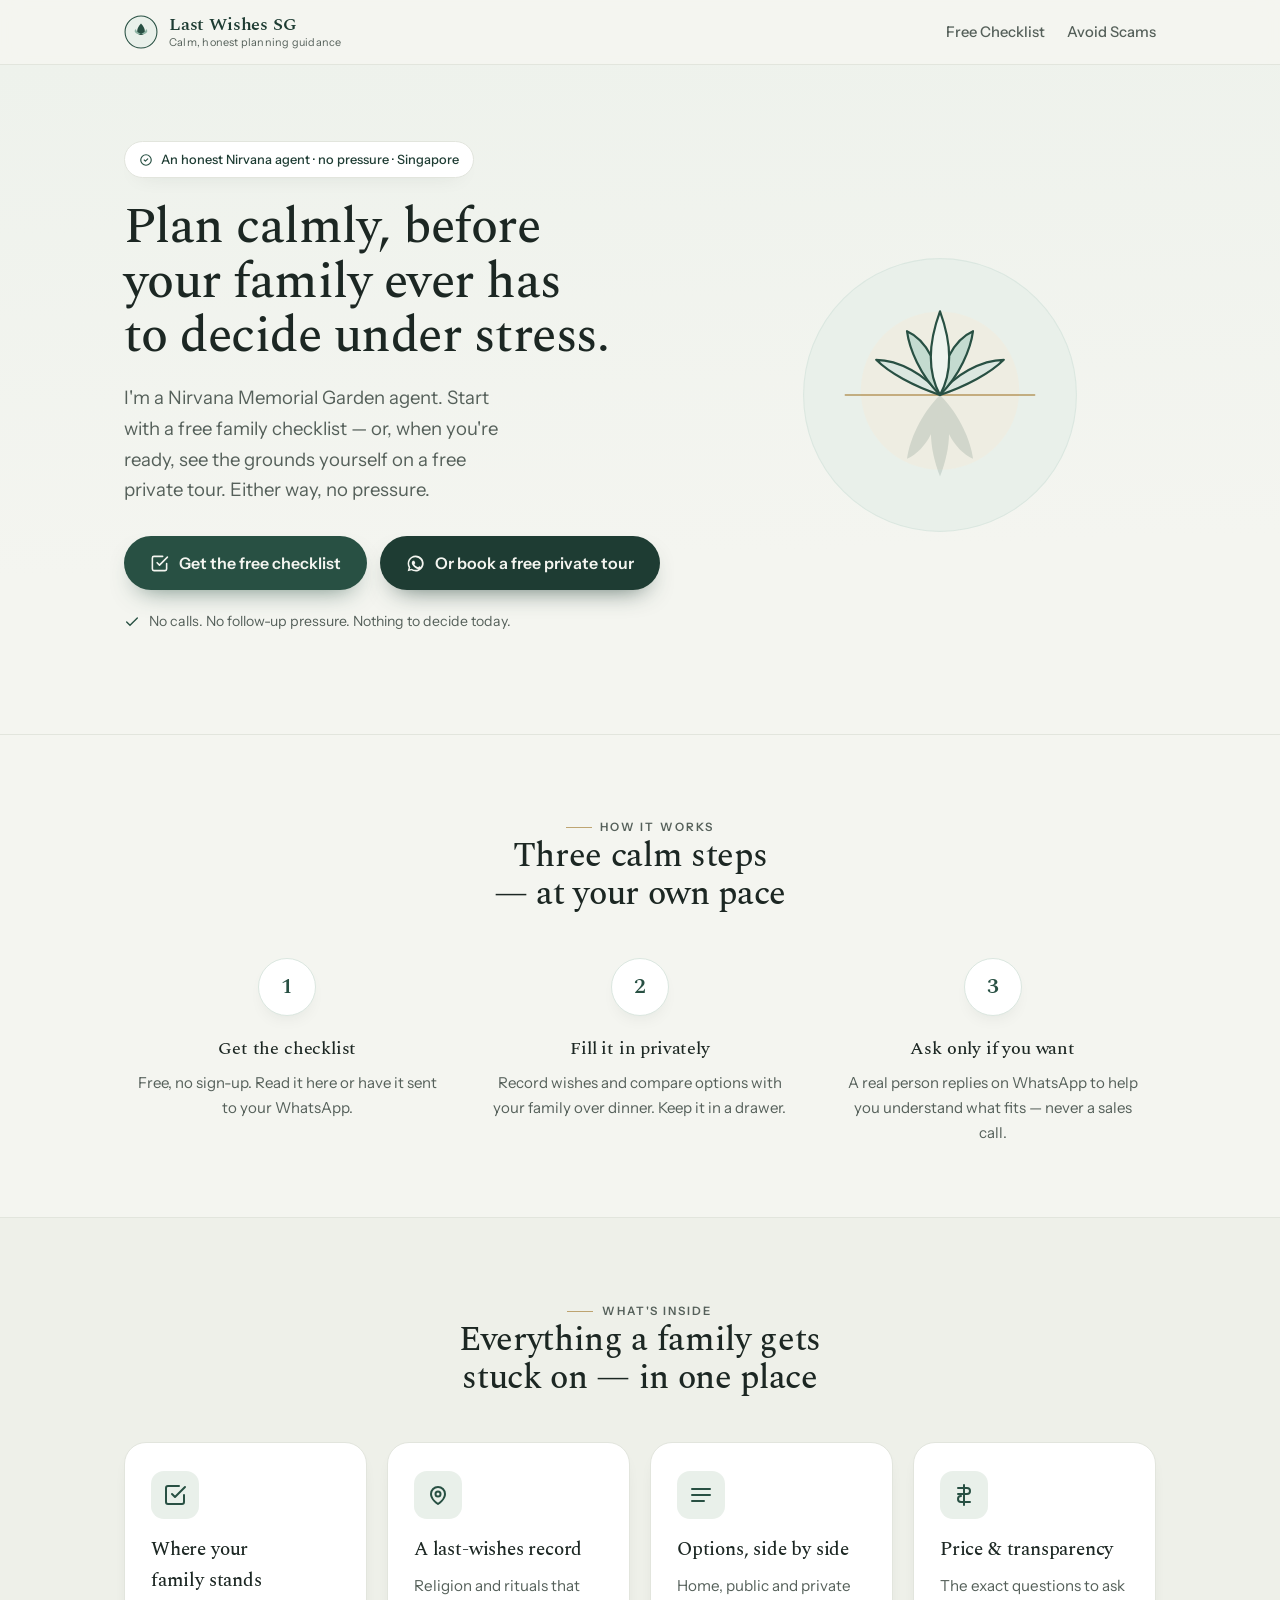
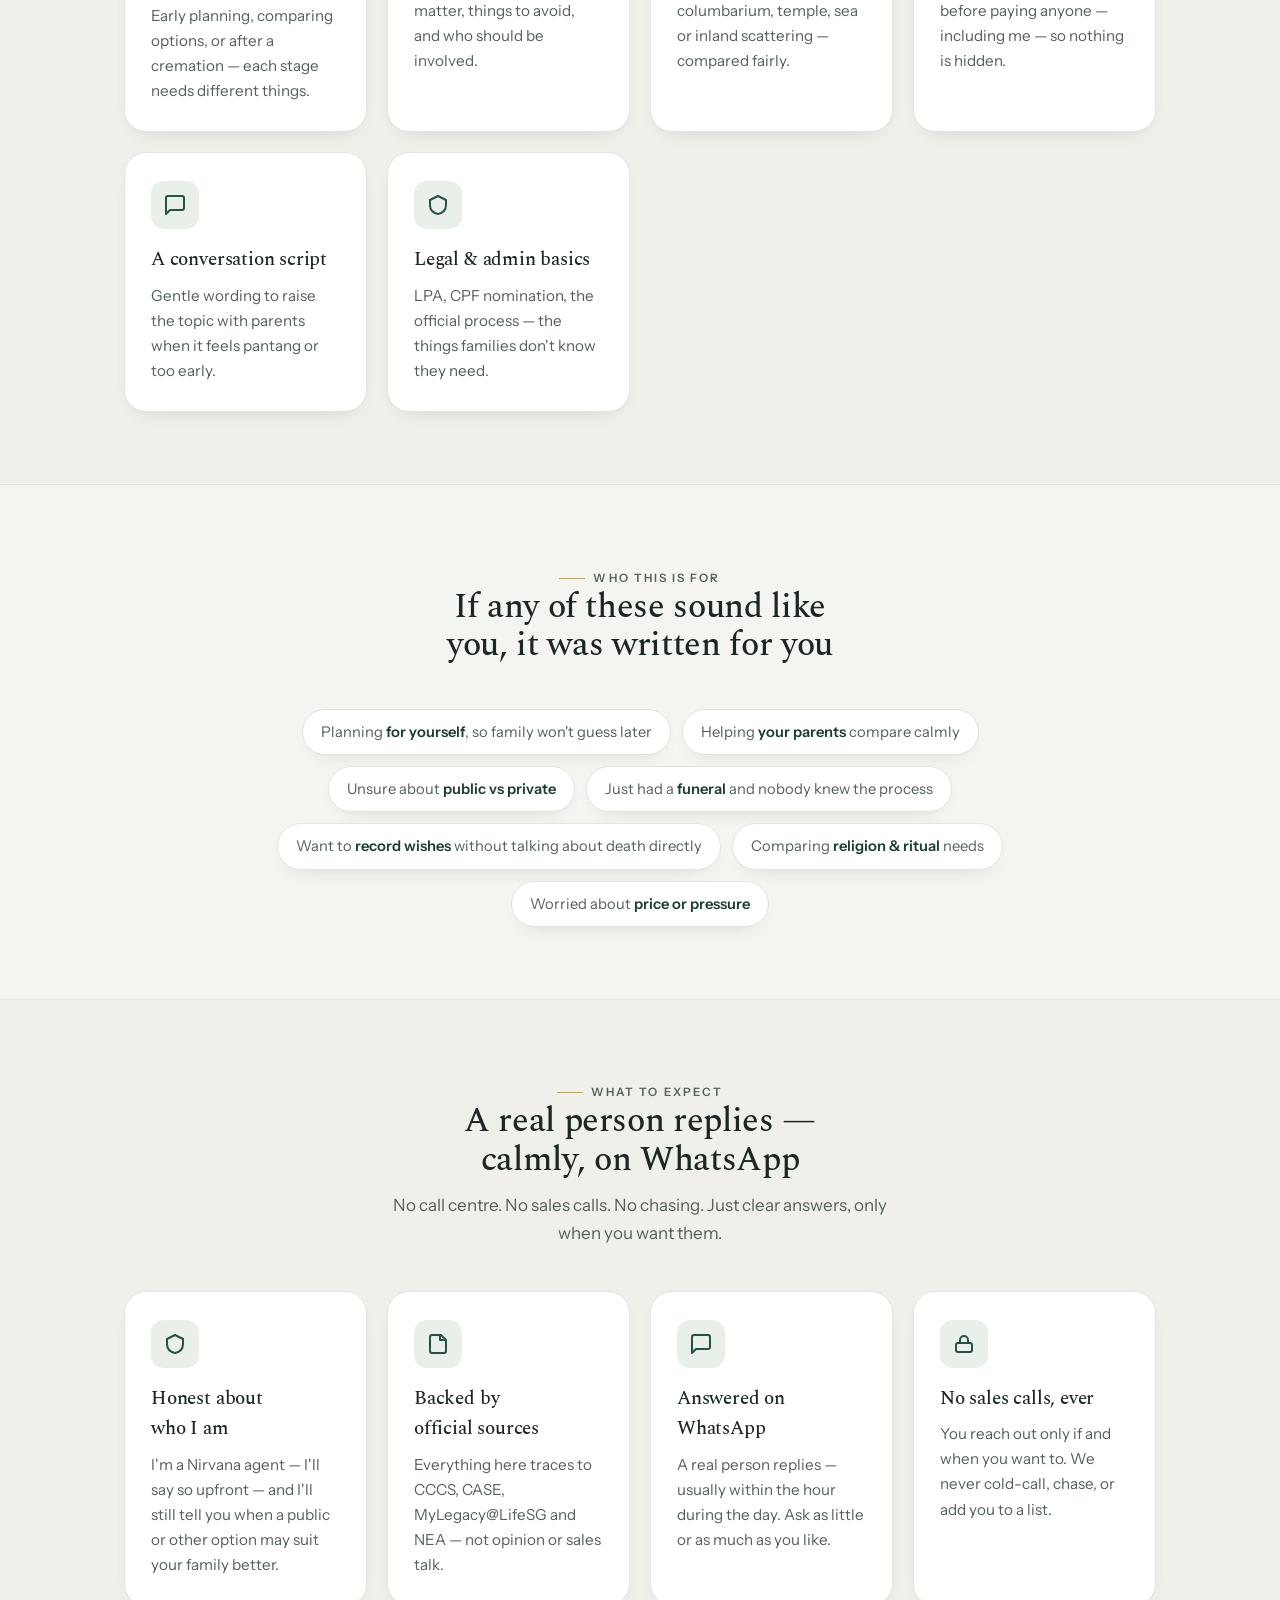
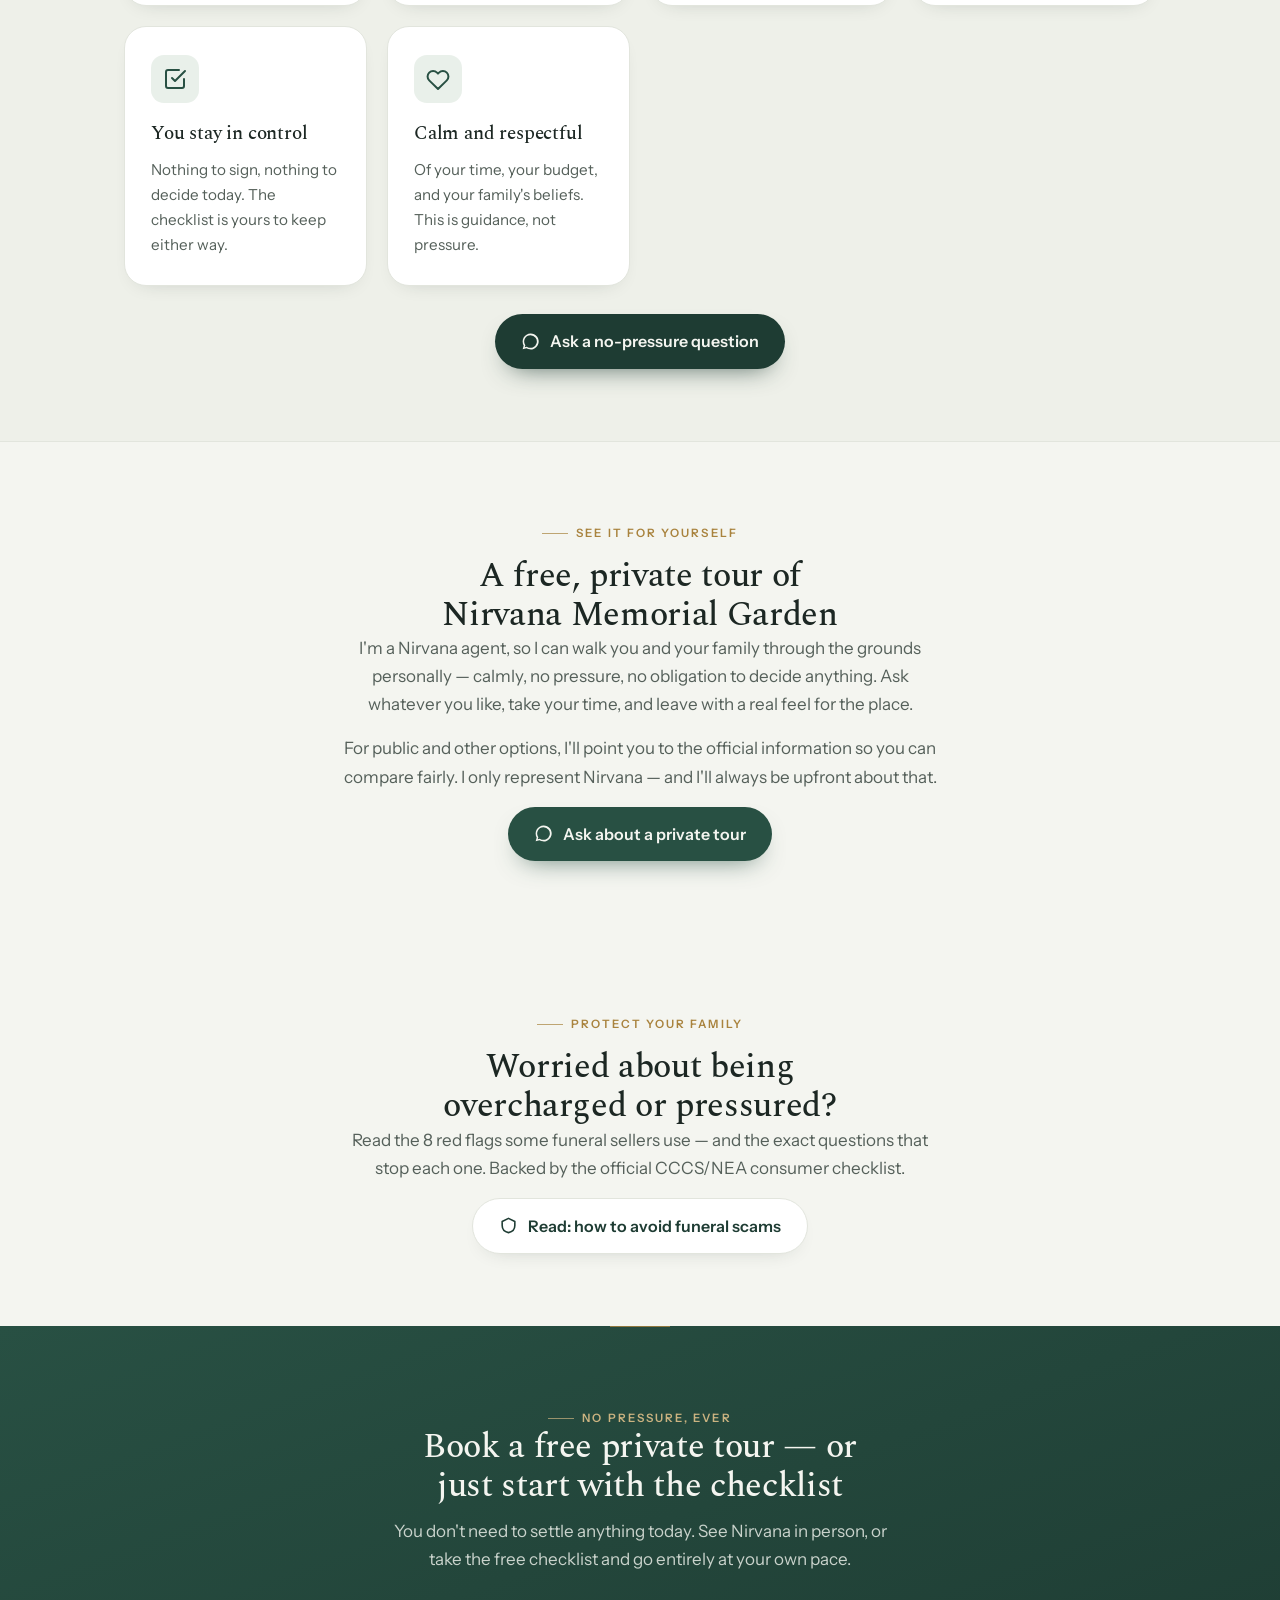
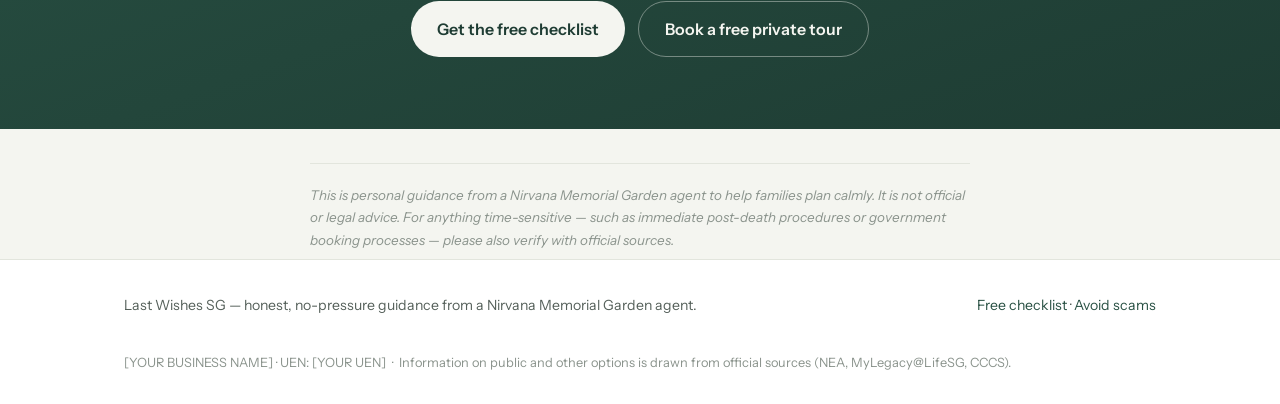
<file: index.html>
<!doctype html>
<html lang="en">
<head>
  <meta charset="utf-8" />
  <meta name="viewport" content="width=device-width, initial-scale=1" />
  <title>Last Wishes SG — Funeral & Columbarium Planning, Calm Guidance for Singapore Families</title>
  <meta name="description" content="A free family checklist for Singapore families: compare public and private columbarium options calmly, record last wishes, and know what to ask before paying for anything." />
  <link rel="canonical" href="https://lastwishes.sg/" />
  <meta property="og:site_name" content="Last Wishes SG" />
  <meta property="og:type" content="website" />
  <meta property="og:url" content="https://lastwishes.sg/" />
  <meta property="og:title" content="Last Wishes SG — plan calmly, before your family has to decide under stress" />
  <meta property="og:description" content="Free family checklist for Singapore: compare columbarium and ashes options calmly, record last wishes, and know what to ask before paying anyone." />
  <link rel="preconnect" href="https://fonts.googleapis.com" />
  <link rel="preconnect" href="https://fonts.gstatic.com" crossorigin />
  <link href="https://fonts.googleapis.com/css2?family=Spectral:ital,wght@0,400;0,500;0,600;1,400&family=Instrument+Sans:wght@400;500;600;700&display=swap" rel="stylesheet" />
  <link rel="stylesheet" href="styles.css" />
</head>
<body>
  <!-- WhatsApp number configured: wa.me/6590107246 -->
  <header class="site-head">
    <div class="wrap">
      <a class="brand" href="index.html">
        <svg class="mark" viewBox="0 0 32 32" fill="none" xmlns="http://www.w3.org/2000/svg" aria-hidden="true">
          <circle cx="16" cy="16" r="15" fill="#e9f0ea" stroke="#285043"/>
          <path d="M16 8c2.4 2.6 3.6 4.8 3.6 7.2a3.6 3.6 0 11-7.2 0c0-2.4 1.2-4.6 3.6-7.2z" fill="#285043"/>
          <path d="M11 13.2c.7 2.2 2.4 3.7 4.9 4.4-1.9.8-3.9.4-5-.8-1.1-1.1-1.1-2.5.1-3.6z" fill="#8fb4a4"/>
          <path d="M21 13.2c-.7 2.2-2.4 3.7-4.9 4.4 1.9.8 3.9.4 5-.8 1.1-1.1 1.1-2.5-.1-3.6z" fill="#8fb4a4"/>
        </svg>
        <span>Last Wishes SG<small>Calm, honest planning guidance</small></span>
      </a>
      <nav class="nav">
        <a href="checklist.html">Free Checklist</a>
        <a href="avoid-scams.html">Avoid Scams</a>
      </nav>
    </div>
  </header>

  <!-- HERO -->
  <div class="hero">
    <div class="wrap">
      <div>
        <span class="hero-badge">
          <svg viewBox="0 0 24 24" width="14" height="14" fill="none" stroke="#285043" stroke-width="2" stroke-linecap="round" stroke-linejoin="round"><path d="M9 12l2 2 4-4"/><circle cx="12" cy="12" r="9"/></svg>
          An honest Nirvana agent · no pressure · Singapore
        </span>
        <h1>Plan calmly, before your family ever has to decide under stress.</h1>
        <p class="sub">I'm a Nirvana Memorial Garden agent. Start with a free family checklist — or, when you're ready, see the grounds yourself on a free private tour. Either way, no pressure.</p>
        <div class="btn-row">
          <a class="btn btn-primary" href="checklist.html">
            <svg viewBox="0 0 24 24" fill="none" stroke="currentColor" stroke-width="2" stroke-linecap="round" stroke-linejoin="round"><path d="M9 11l3 3L22 4"/><path d="M21 12v7a2 2 0 01-2 2H5a2 2 0 01-2-2V5a2 2 0 012-2h11"/></svg>
            Get the free checklist
          </a>
          <a class="btn btn-wa" href="https://wa.me/6590107246?text=Hi%2C%20I%27d%20like%20to%20ask%20about%20a%20free%20private%20Nirvana%20tour">
            <svg viewBox="0 0 24 24" fill="currentColor"><path d="M12 2a10 10 0 00-8.6 15l-1.3 4.7 4.8-1.3A10 10 0 1012 2zm0 2a8 8 0 11-4.2 14.8l-.3-.2-2.8.7.8-2.7-.2-.3A8 8 0 0112 4zm-3 4.5c-.2 0-.5 0-.7.4-.3.4-1 1-1 2.4s1 2.8 1.2 3c.2.2 2 3.2 5 4.4 2.4 1 3 .8 3.5.7.6 0 1.7-.7 2-1.4.2-.6.2-1.2.2-1.3l-.6-.4-1.7-.8c-.2 0-.4-.1-.6.2l-.8 1c-.2.2-.3.2-.6.1-.3-.2-1.3-.5-2.5-1.5-.9-.8-1.5-1.8-1.7-2.1-.2-.3 0-.5.1-.6l.5-.5c.1-.2.2-.3.3-.5 0-.2 0-.4 0-.5l-.9-2c-.2-.5-.4-.4-.6-.5h-.6z"/></svg>
            Or book a free private tour
          </a>
        </div>
        <p class="trust-line">
          <svg viewBox="0 0 24 24" width="16" height="16" fill="none" stroke="#285043" stroke-width="2" stroke-linecap="round"><path d="M20 6L9 17l-5-5"/></svg>
          No calls. No follow-up pressure. Nothing to decide today.
        </p>
      </div>
      <div class="hero-art" aria-hidden="true">
        <svg viewBox="0 0 300 300" fill="none" xmlns="http://www.w3.org/2000/svg">
          <circle cx="150" cy="150" r="124" fill="#e9f0ea"/>
          <circle cx="150" cy="150" r="124" stroke="#dbe7e0"/>
          <circle cx="150" cy="146" r="72" fill="#f3ecdb" opacity=".5"/>
          <g opacity=".14">
            <path d="M150 224c11-28 11-54 0-74-11 20-11 46 0 74Z" fill="#285043"/>
            <path d="M150 150c18 18 28 42 30 58-18-8-30-32-30-58Z" fill="#285043"/>
            <path d="M150 150c-18 18-28 42-30 58 18-8 30-32 30-58Z" fill="#285043"/>
          </g>
          <path d="M64 150h172" stroke="#a9833e" stroke-width="1.5" stroke-linecap="round" opacity=".8"/>
          <path d="M150 150c-24-8-46-20-58-32 20 0 46 14 58 32Z" fill="#dbe7e0" stroke="#285043" stroke-width="2" stroke-linejoin="round"/>
          <path d="M150 150c24-8 46-20 58-32-20 0-46 14-58 32Z" fill="#dbe7e0" stroke="#285043" stroke-width="2" stroke-linejoin="round"/>
          <path d="M150 150c-18-18-28-42-30-58 18 8 30 32 30 58Z" fill="#c4dbd0" stroke="#285043" stroke-width="2" stroke-linejoin="round"/>
          <path d="M150 150c18-18 28-42 30-58-18 8-30 32-30 58Z" fill="#c4dbd0" stroke="#285043" stroke-width="2" stroke-linejoin="round"/>
          <path d="M150 74c11 30 11 56 0 76-11-20-11-46 0-76Z" fill="#eef4ef" stroke="#285043" stroke-width="2" stroke-linejoin="round"/>
        </svg>
      </div>
    </div>
  </div>

  <!-- HOW IT WORKS -->
  <section>
    <div class="wrap">
      <div class="sec-head">
        <p class="eyebrow">How it works</p>
        <h2>Three calm steps — at your own pace</h2>
      </div>
      <div class="steps">
        <div class="step">
          <div class="num"></div>
          <h3>Get the checklist</h3>
          <p>Free, no sign-up. Read it here or have it sent to your WhatsApp.</p>
        </div>
        <div class="step">
          <div class="num"></div>
          <h3>Fill it in privately</h3>
          <p>Record wishes and compare options with your family over dinner. Keep it in a drawer.</p>
        </div>
        <div class="step">
          <div class="num"></div>
          <h3>Ask only if you want</h3>
          <p>A real person replies on WhatsApp to help you understand what fits — never a sales call.</p>
        </div>
      </div>
    </div>
  </section>

  <!-- WHAT'S INSIDE -->
  <section class="alt">
    <div class="wrap">
      <div class="sec-head">
        <p class="eyebrow">What's inside</p>
        <h2>Everything a family gets stuck on — in one place</h2>
      </div>
      <div class="grid">
        <div class="feature">
          <div class="ico"><svg viewBox="0 0 24 24" fill="none" stroke="currentColor" stroke-width="2" stroke-linecap="round" stroke-linejoin="round"><path d="M9 11l3 3L22 4"/><path d="M21 12v7a2 2 0 01-2 2H5a2 2 0 01-2-2V5a2 2 0 012-2h11"/></svg></div>
          <h3>Where your family stands</h3>
          <p>Early planning, comparing options, or after a cremation — each stage needs different things.</p>
        </div>
        <div class="feature">
          <div class="ico"><svg viewBox="0 0 24 24" fill="none" stroke="currentColor" stroke-width="2" stroke-linecap="round" stroke-linejoin="round"><path d="M12 21s-7-4.5-7-10a7 7 0 0114 0c0 5.5-7 10-7 10z"/><circle cx="12" cy="11" r="2.5"/></svg></div>
          <h3>A last-wishes record</h3>
          <p>Religion and rituals that matter, things to avoid, and who should be involved.</p>
        </div>
        <div class="feature">
          <div class="ico"><svg viewBox="0 0 24 24" fill="none" stroke="currentColor" stroke-width="2" stroke-linecap="round" stroke-linejoin="round"><path d="M3 6h18M3 12h18M3 18h12"/></svg></div>
          <h3>Options, side by side</h3>
          <p>Home, public and private columbarium, temple, sea or inland scattering — compared fairly.</p>
        </div>
        <div class="feature">
          <div class="ico"><svg viewBox="0 0 24 24" fill="none" stroke="currentColor" stroke-width="2" stroke-linecap="round" stroke-linejoin="round"><path d="M12 2v20M6 5h9a3 3 0 010 6H6M18 19H9a3 3 0 010-6"/></svg></div>
          <h3>Price &amp; transparency</h3>
          <p>The exact questions to ask before paying anyone — including me — so nothing is hidden.</p>
        </div>
        <div class="feature">
          <div class="ico"><svg viewBox="0 0 24 24" fill="none" stroke="currentColor" stroke-width="2" stroke-linecap="round" stroke-linejoin="round"><path d="M21 15a2 2 0 01-2 2H7l-4 4V5a2 2 0 012-2h14a2 2 0 012 2z"/></svg></div>
          <h3>A conversation script</h3>
          <p>Gentle wording to raise the topic with parents when it feels pantang or too early.</p>
        </div>
        <div class="feature">
          <div class="ico"><svg viewBox="0 0 24 24" fill="none" stroke="currentColor" stroke-width="2" stroke-linecap="round" stroke-linejoin="round"><path d="M12 3l8 4v5c0 5-3.4 8-8 9-4.6-1-8-4-8-9V7z"/></svg></div>
          <h3>Legal &amp; admin basics</h3>
          <p>LPA, CPF nomination, the official process — the things families don't know they need.</p>
        </div>
      </div>
    </div>
  </section>

  <!-- WHO IS THIS FOR -->
  <section>
    <div class="wrap">
      <div class="sec-head">
        <p class="eyebrow">Who this is for</p>
        <h2>If any of these sound like you, it was written for you</h2>
      </div>
      <div class="chips">
        <span class="chip">Planning <b>for yourself</b>, so family won't guess later</span>
        <span class="chip">Helping <b>your parents</b> compare calmly</span>
        <span class="chip">Unsure about <b>public vs private</b></span>
        <span class="chip">Just had a <b>funeral</b> and nobody knew the process</span>
        <span class="chip">Want to <b>record wishes</b> without talking about death directly</span>
        <span class="chip">Comparing <b>religion &amp; ritual</b> needs</span>
        <span class="chip">Worried about <b>price or pressure</b></span>
      </div>
    </div>
  </section>

  <!-- WHAT TO EXPECT (trust without a face) -->
  <section class="alt">
    <div class="wrap">
      <div class="sec-head">
        <p class="eyebrow">What to expect</p>
        <h2>A real person replies — calmly, on WhatsApp</h2>
        <p>No call centre. No sales calls. No chasing. Just clear answers, only when you want them.</p>
      </div>
      <div class="grid">
        <div class="feature">
          <div class="ico"><svg viewBox="0 0 24 24" fill="none" stroke="currentColor" stroke-width="2" stroke-linecap="round" stroke-linejoin="round"><path d="M12 3l8 4v5c0 5-3.4 8-8 9-4.6-1-8-4-8-9V7z"/></svg></div>
          <h3>Honest about who I am</h3>
          <p>I'm a Nirvana agent — I'll say so upfront — and I'll still tell you when a public or other option may suit your family better.</p>
        </div>
        <div class="feature">
          <div class="ico"><svg viewBox="0 0 24 24" fill="none" stroke="currentColor" stroke-width="2" stroke-linecap="round" stroke-linejoin="round"><path d="M4 5a2 2 0 012-2h9l5 5v11a2 2 0 01-2 2H6a2 2 0 01-2-2z"/><path d="M14 3v5h5"/></svg></div>
          <h3>Backed by official sources</h3>
          <p>Everything here traces to CCCS, CASE, MyLegacy@LifeSG and NEA — not opinion or sales talk.</p>
        </div>
        <div class="feature">
          <div class="ico"><svg viewBox="0 0 24 24" fill="none" stroke="currentColor" stroke-width="2" stroke-linecap="round" stroke-linejoin="round"><path d="M21 15a2 2 0 01-2 2H7l-4 4V5a2 2 0 012-2h14a2 2 0 012 2z"/></svg></div>
          <h3>Answered on WhatsApp</h3>
          <p>A real person replies — usually within the hour during the day. Ask as little or as much as you like.</p>
        </div>
        <div class="feature">
          <div class="ico"><svg viewBox="0 0 24 24" fill="none" stroke="currentColor" stroke-width="2" stroke-linecap="round" stroke-linejoin="round"><rect x="4" y="11" width="16" height="9" rx="2"/><path d="M8 11V8a4 4 0 018 0v3"/></svg></div>
          <h3>No sales calls, ever</h3>
          <p>You reach out only if and when you want to. We never cold-call, chase, or add you to a list.</p>
        </div>
        <div class="feature">
          <div class="ico"><svg viewBox="0 0 24 24" fill="none" stroke="currentColor" stroke-width="2" stroke-linecap="round" stroke-linejoin="round"><path d="M9 11l3 3L22 4"/><path d="M21 12v7a2 2 0 01-2 2H5a2 2 0 01-2-2V5a2 2 0 012-2h11"/></svg></div>
          <h3>You stay in control</h3>
          <p>Nothing to sign, nothing to decide today. The checklist is yours to keep either way.</p>
        </div>
        <div class="feature">
          <div class="ico"><svg viewBox="0 0 24 24" fill="none" stroke="currentColor" stroke-width="2" stroke-linecap="round" stroke-linejoin="round"><path d="M20.8 5.6a5.5 5.5 0 00-7.8 0L12 6.6l-1-1a5.5 5.5 0 10-7.8 7.8l1 1L12 22l7.8-7.6 1-1a5.5 5.5 0 000-7.8z"/></svg></div>
          <h3>Calm and respectful</h3>
          <p>Of your time, your budget, and your family's beliefs. This is guidance, not pressure.</p>
        </div>
      </div>
      <div class="btn-row" style="justify-content:center; margin-top:28px">
        <a class="btn btn-wa" href="https://wa.me/6590107246?text=Hi%2C%20I%20have%20a%20no-pressure%20question%20about%20funeral%20planning">
          <svg viewBox="0 0 24 24" fill="currentColor"><path d="M12 2a10 10 0 00-8.6 15l-1.3 4.7 4.8-1.3A10 10 0 1012 2zm0 2a8 8 0 11-4.2 14.8l-.3-.2-2.8.7.8-2.7-.2-.3A8 8 0 0112 4z"/></svg>
          Ask a no-pressure question
        </a>
      </div>
    </div>
  </section>

  <!-- THE TOUR -->
  <section>
    <div class="wrap narrow" style="text-align:center">
      <p class="eyebrow">See it for yourself</p>
      <h2>A free, private tour of Nirvana Memorial Garden</h2>
      <p class="muted">I'm a Nirvana agent, so I can walk you and your family through the grounds personally — calmly, no pressure, no obligation to decide anything. Ask whatever you like, take your time, and leave with a real feel for the place.</p>
      <p class="muted">For public and other options, I'll point you to the official information so you can compare fairly. I only represent Nirvana — and I'll always be upfront about that.</p>
      <div class="btn-row" style="justify-content:center">
        <a class="btn btn-primary" href="https://wa.me/6590107246?text=Hi%2C%20I%27d%20like%20to%20ask%20about%20a%20free%20private%20Nirvana%20tour">
          <svg viewBox="0 0 24 24" fill="currentColor"><path d="M12 2a10 10 0 00-8.6 15l-1.3 4.7 4.8-1.3A10 10 0 1012 2zm0 2a8 8 0 11-4.2 14.8l-.3-.2-2.8.7.8-2.7-.2-.3A8 8 0 0112 4z"/></svg>
          Ask about a private tour
        </a>
      </div>
    </div>
  </section>

  <!-- SCAM GUIDE TEASER -->
  <section>
    <div class="wrap narrow" style="text-align:center">
      <p class="eyebrow">Protect your family</p>
      <h2>Worried about being overcharged or pressured?</h2>
      <p class="muted">Read the 8 red flags some funeral sellers use — and the exact questions that stop each one. Backed by the official CCCS/NEA consumer checklist.</p>
      <div class="btn-row" style="justify-content:center">
        <a class="btn btn-ghost" href="avoid-scams.html">
          <svg viewBox="0 0 24 24" width="19" height="19" fill="none" stroke="currentColor" stroke-width="2" stroke-linecap="round" stroke-linejoin="round"><path d="M12 3l8 4v5c0 5-3.4 8-8 9-4.6-1-8-4-8-9V7z"/></svg>
          Read: how to avoid funeral scams
        </a>
      </div>
    </div>
  </section>

  <!-- CTA BAND -->
  <section class="cta-band">
    <div class="wrap narrow">
      <p class="eyebrow">No pressure, ever</p>
      <h2>Book a free private tour — or just start with the checklist</h2>
      <p>You don't need to settle anything today. See Nirvana in person, or take the free checklist and go entirely at your own pace.</p>
      <div class="btn-row">
        <a class="btn btn-primary" href="checklist.html">Get the free checklist</a>
        <a class="btn btn-wa" href="https://wa.me/6590107246?text=Hi%2C%20I%27d%20like%20to%20ask%20about%20a%20free%20private%20Nirvana%20tour">Book a free private tour</a>
      </div>
    </div>
  </section>

  <p class="disclaimer"><em>This is personal guidance from a Nirvana Memorial Garden agent to help families plan calmly. It is not official or legal advice. For anything time-sensitive — such as immediate post-death procedures or government booking processes — please also verify with official sources.</em></p>

  <footer class="site-foot">
    <div class="wrap">
      <span>Last Wishes SG — honest, no-pressure guidance from a Nirvana Memorial Garden agent.</span>
      <span><a href="checklist.html">Free checklist</a> · <a href="avoid-scams.html">Avoid scams</a></span>
    </div>
    <div class="wrap foot-fine">
      <!-- EDIT: replace [YOUR BUSINESS NAME] and [YOUR UEN] once registered with ACRA -->
      <small class="muted">[YOUR BUSINESS NAME] · UEN: [YOUR UEN] &nbsp;·&nbsp; Information on public and other options is drawn from official sources (NEA, MyLegacy@LifeSG, CCCS).</small>
    </div>
  </footer>

  <!-- sticky mobile WhatsApp -->
  <div class="sticky-wa">
    <a class="btn btn-wa" href="checklist.html">
      <svg viewBox="0 0 24 24" fill="none" stroke="currentColor" stroke-width="2" stroke-linecap="round" stroke-linejoin="round"><path d="M9 11l3 3L22 4"/><path d="M21 12v7a2 2 0 01-2 2H5a2 2 0 01-2-2V5a2 2 0 012-2h11"/></svg>
      Get the free family checklist
    </a>
  </div>
</body>
</html>
</file>
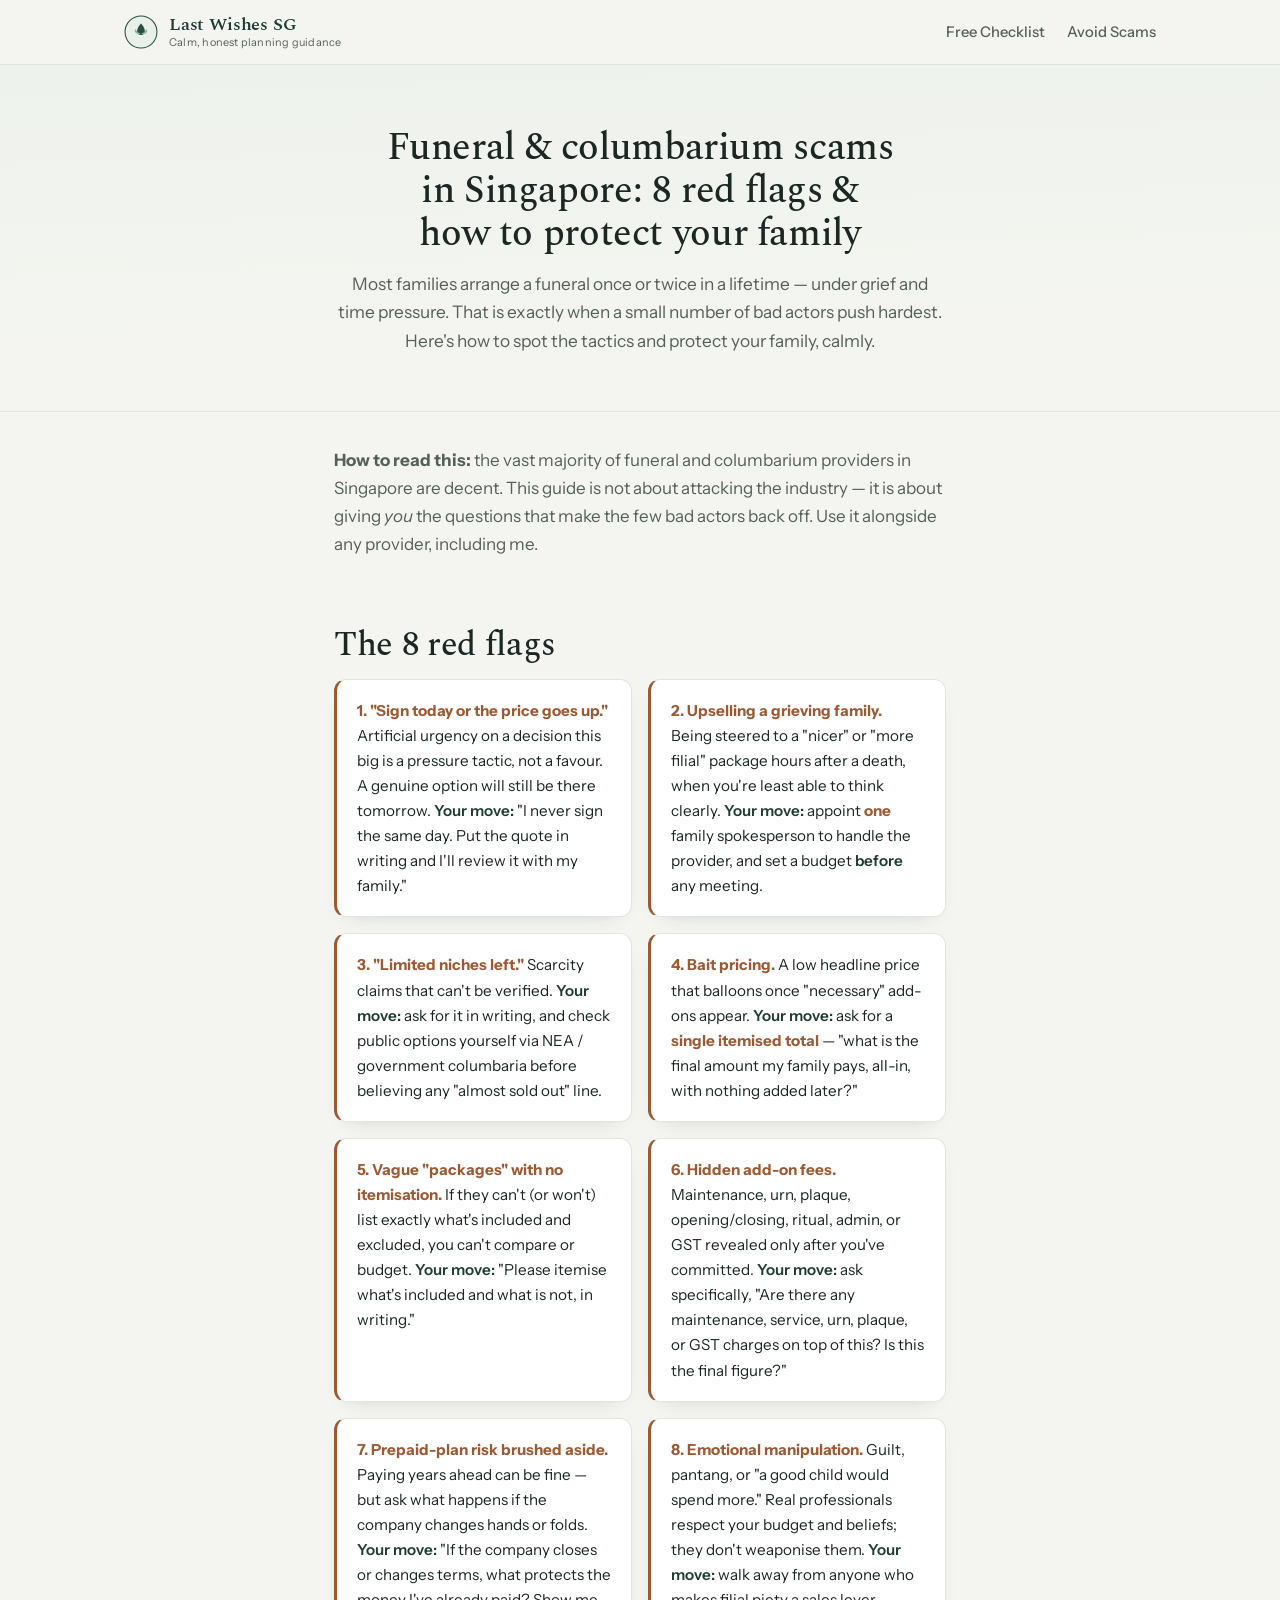
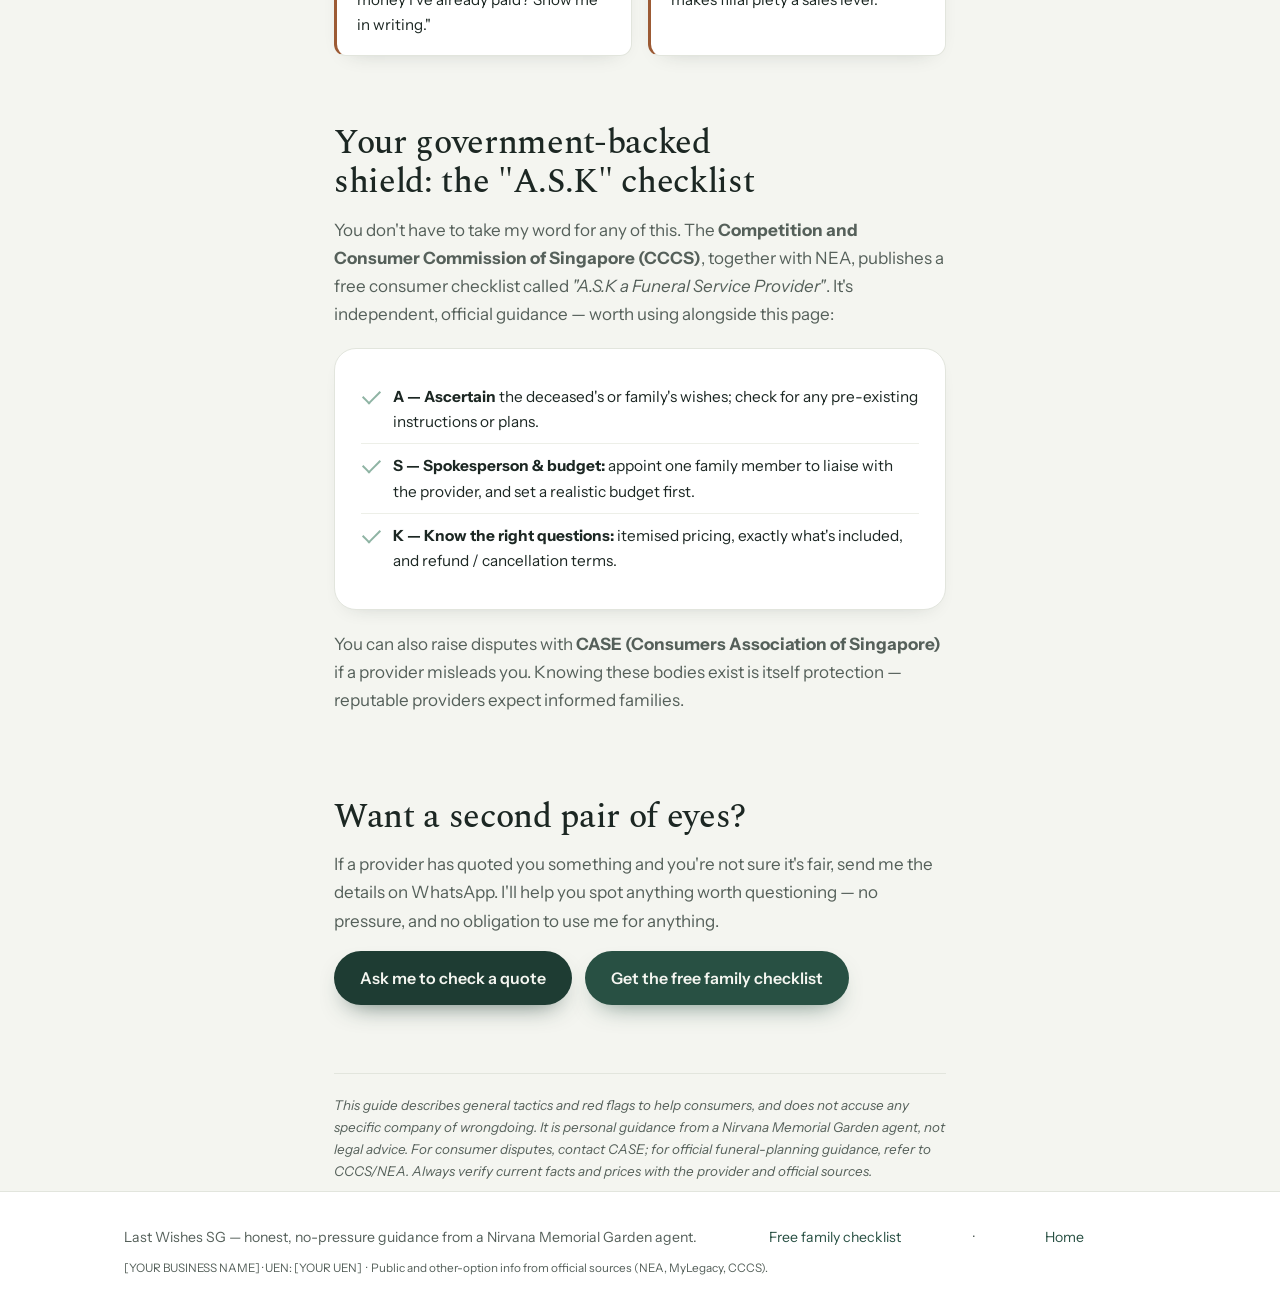
<file: avoid-scams.html>
<!doctype html>
<html lang="en">
<head>
  <meta charset="utf-8" />
  <meta name="viewport" content="width=device-width, initial-scale=1" />
  <title>Funeral & Columbarium Scams in Singapore: 8 Red Flags and How to Protect Your Family</title>
  <meta name="description" content="A calm consumer guide to the pressure tactics, hidden fees, and prepaid-plan risks some funeral and columbarium sellers use in Singapore — and the exact questions that protect your family." />
  <link rel="canonical" href="https://lastwishes.sg/avoid-scams" />
  <meta property="og:site_name" content="Last Wishes SG" />
  <meta property="og:type" content="website" />
  <meta property="og:url" content="https://lastwishes.sg/avoid-scams" />
  <meta property="og:title" content="Funeral & columbarium scams in Singapore: 8 red flags" />
  <meta property="og:description" content="The pressure tactics and hidden fees to watch for — and the exact questions that protect your family. Backed by the official CCCS/CASE checklist." />
  <link rel="preconnect" href="https://fonts.googleapis.com" />
  <link rel="preconnect" href="https://fonts.gstatic.com" crossorigin />
  <link href="https://fonts.googleapis.com/css2?family=Spectral:ital,wght@0,400;0,500;0,600;1,400&family=Instrument+Sans:wght@400;500;600;700&display=swap" rel="stylesheet" />
  <link rel="stylesheet" href="styles.css" />
</head>
<body>
  <!-- WhatsApp number configured: wa.me/6590107246 -->
  <header class="site-head">
    <div class="wrap">
      <a class="brand" href="index.html">
        <svg class="mark" viewBox="0 0 32 32" fill="none" xmlns="http://www.w3.org/2000/svg" aria-hidden="true">
          <circle cx="16" cy="16" r="15" fill="#e9f0ea" stroke="#285043"/>
          <path d="M16 8c2.4 2.6 3.6 4.8 3.6 7.2a3.6 3.6 0 11-7.2 0c0-2.4 1.2-4.6 3.6-7.2z" fill="#285043"/>
          <path d="M11 13.2c.7 2.2 2.4 3.7 4.9 4.4-1.9.8-3.9.4-5-.8-1.1-1.1-1.1-2.5.1-3.6z" fill="#8fb4a4"/>
          <path d="M21 13.2c-.7 2.2-2.4 3.7-4.9 4.4 1.9.8 3.9.4 5-.8 1.1-1.1 1.1-2.5-.1-3.6z" fill="#8fb4a4"/>
        </svg>
        <span>Last Wishes SG<small>Calm, honest planning guidance</small></span>
      </a>
      <nav class="nav">
        <a href="checklist.html">Free Checklist</a>
        <a href="avoid-scams.html">Avoid Scams</a>
      </nav>
    </div>
  </header>

  <div class="page-hero">
    <div class="wrap">
      <h1>Funeral &amp; columbarium scams in Singapore: 8 red flags &amp; how to protect your family</h1>
      <p class="sub">Most families arrange a funeral once or twice in a lifetime — under grief and time pressure. That is exactly when a small number of bad actors push hardest. Here's how to spot the tactics and protect your family, calmly.</p>
    </div>
  </div>

  <main class="wrap narrow content">

    <section>
      <div class="callout">
        <p style="margin:0"><strong>How to read this:</strong> the vast majority of funeral and columbarium providers in Singapore are decent. This guide is not about attacking the industry — it is about giving <em>you</em> the questions that make the few bad actors back off. Use it alongside any provider, including me.</p>
      </div>
    </section>

    <section>
      <h2>The 8 red flags</h2>
      <ul class="flags">
        <li><strong>1. "Sign today or the price goes up."</strong> Artificial urgency on a decision this big is a pressure tactic, not a favour. A genuine option will still be there tomorrow. <em>Your move:</em> "I never sign the same day. Put the quote in writing and I'll review it with my family."</li>
        <li><strong>2. Upselling a grieving family.</strong> Being steered to a "nicer" or "more filial" package hours after a death, when you're least able to think clearly. <em>Your move:</em> appoint <strong>one</strong> family spokesperson to handle the provider, and set a budget <em>before</em> any meeting.</li>
        <li><strong>3. "Limited niches left."</strong> Scarcity claims that can't be verified. <em>Your move:</em> ask for it in writing, and check public options yourself via NEA / government columbaria before believing any "almost sold out" line.</li>
        <li><strong>4. Bait pricing.</strong> A low headline price that balloons once "necessary" add-ons appear. <em>Your move:</em> ask for a <strong>single itemised total</strong> — "what is the final amount my family pays, all-in, with nothing added later?"</li>
        <li><strong>5. Vague "packages" with no itemisation.</strong> If they can't (or won't) list exactly what's included and excluded, you can't compare or budget. <em>Your move:</em> "Please itemise what's included and what is not, in writing."</li>
        <li><strong>6. Hidden add-on fees.</strong> Maintenance, urn, plaque, opening/closing, ritual, admin, or GST revealed only after you've committed. <em>Your move:</em> ask specifically, "Are there any maintenance, service, urn, plaque, or GST charges on top of this? Is this the final figure?"</li>
        <li><strong>7. Prepaid-plan risk brushed aside.</strong> Paying years ahead can be fine — but ask what happens if the company changes hands or folds. <em>Your move:</em> "If the company closes or changes terms, what protects the money I've already paid? Show me in writing."</li>
        <li><strong>8. Emotional manipulation.</strong> Guilt, pantang, or "a good child would spend more." Real professionals respect your budget and beliefs; they don't weaponise them. <em>Your move:</em> walk away from anyone who makes filial piety a sales lever.</li>
      </ul>
    </section>

    <section>
      <h2>Your government-backed shield: the "A.S.K" checklist</h2>
      <p>You don't have to take my word for any of this. The <strong>Competition and Consumer Commission of Singapore (CCCS)</strong>, together with NEA, publishes a free consumer checklist called <em>"A.S.K a Funeral Service Provider"</em>. It's independent, official guidance — worth using alongside this page:</p>
      <div class="card">
        <ul class="check">
          <li><strong>A — Ascertain</strong> the deceased's or family's wishes; check for any pre-existing instructions or plans.</li>
          <li><strong>S — Spokesperson &amp; budget:</strong> appoint one family member to liaise with the provider, and set a realistic budget first.</li>
          <li><strong>K — Know the right questions:</strong> itemised pricing, exactly what's included, and refund / cancellation terms.</li>
        </ul>
      </div>
      <p class="muted">You can also raise disputes with <strong>CASE (Consumers Association of Singapore)</strong> if a provider misleads you. Knowing these bodies exist is itself protection — reputable providers expect informed families.</p>
    </section>

    <section>
      <div class="callout">
        <h2 style="margin-top:0">Want a second pair of eyes?</h2>
        <p>If a provider has quoted you something and you're not sure it's fair, send me the details on WhatsApp. I'll help you spot anything worth questioning — no pressure, and no obligation to use me for anything.</p>
        <div class="btn-row">
          <a class="btn btn-wa" href="https://wa.me/6590107246?text=Hi%2C%20can%20you%20help%20me%20check%20a%20funeral%2Fcolumbarium%20quote%3F">Ask me to check a quote</a>
          <a class="btn btn-primary" href="checklist.html">Get the free family checklist</a>
        </div>
      </div>
    </section>

    <p class="disclaimer"><em>This guide describes general tactics and red flags to help consumers, and does not accuse any specific company of wrongdoing. It is personal guidance from a Nirvana Memorial Garden agent, not legal advice. For consumer disputes, contact CASE; for official funeral-planning guidance, refer to CCCS/NEA. Always verify current facts and prices with the provider and official sources.</em></p>
  </main>

  <footer class="site-foot">
    <div class="wrap">
      Last Wishes SG — honest, no-pressure guidance from a Nirvana Memorial Garden agent.<br />
      <a href="checklist.html">Free family checklist</a> · <a href="index.html">Home</a><br />
      <!-- EDIT: replace [YOUR BUSINESS NAME] and [YOUR UEN] once registered with ACRA -->
      <small class="muted">[YOUR BUSINESS NAME] · UEN: [YOUR UEN] &nbsp;·&nbsp; Public and other-option info from official sources (NEA, MyLegacy, CCCS).</small>
    </div>
  </footer>
</body>
</html>
</file>
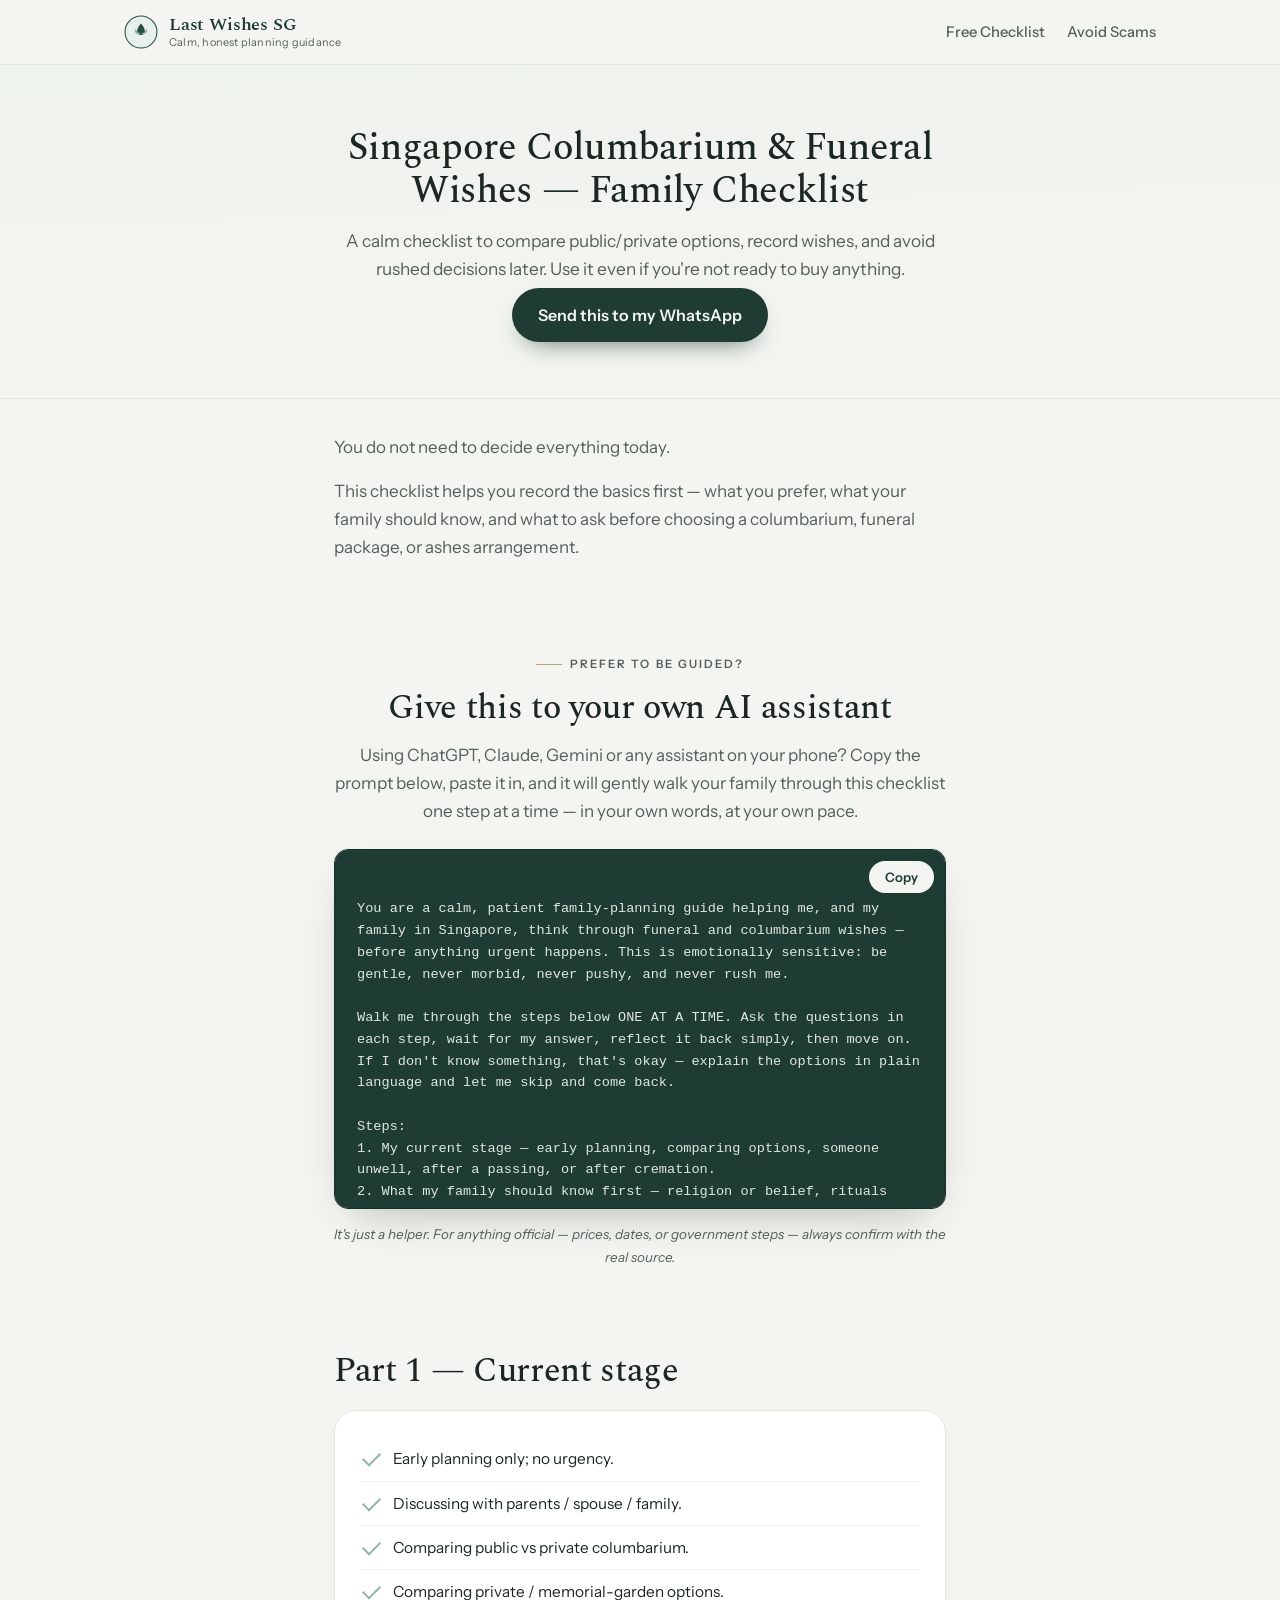
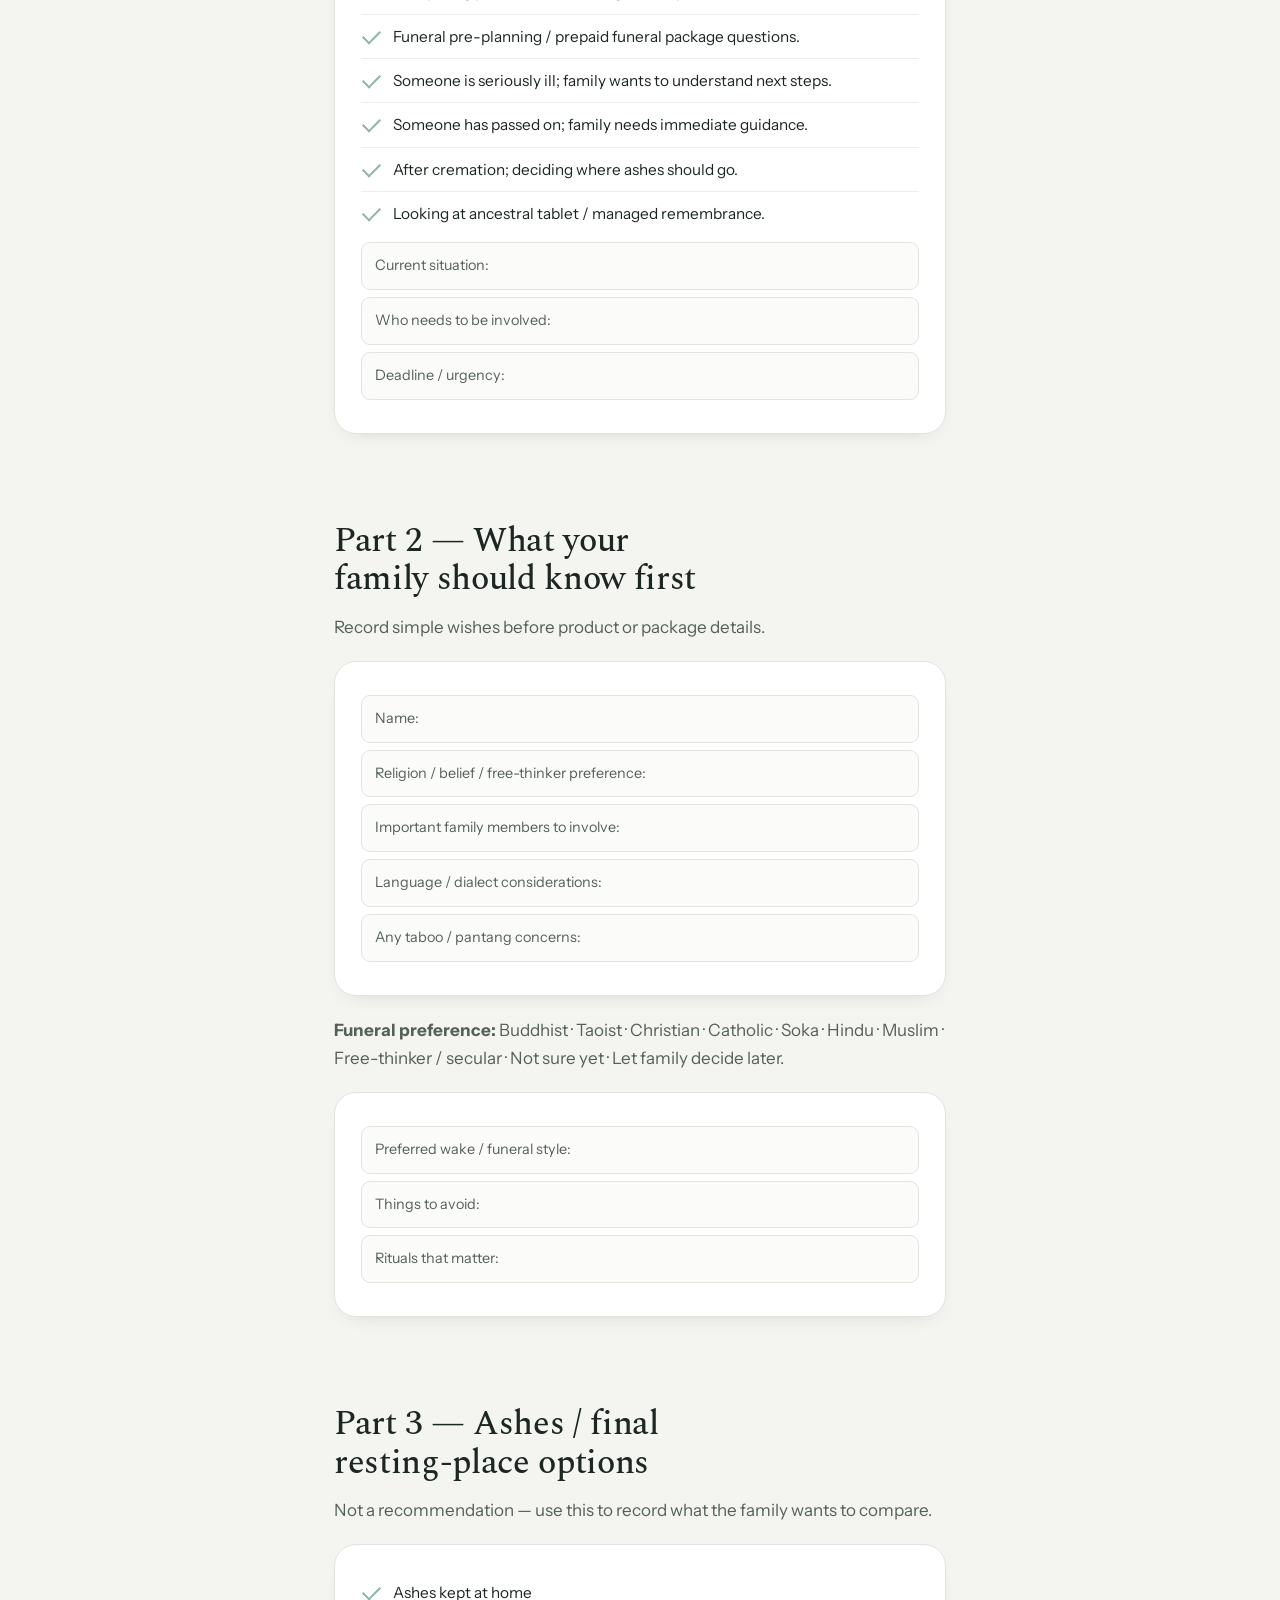
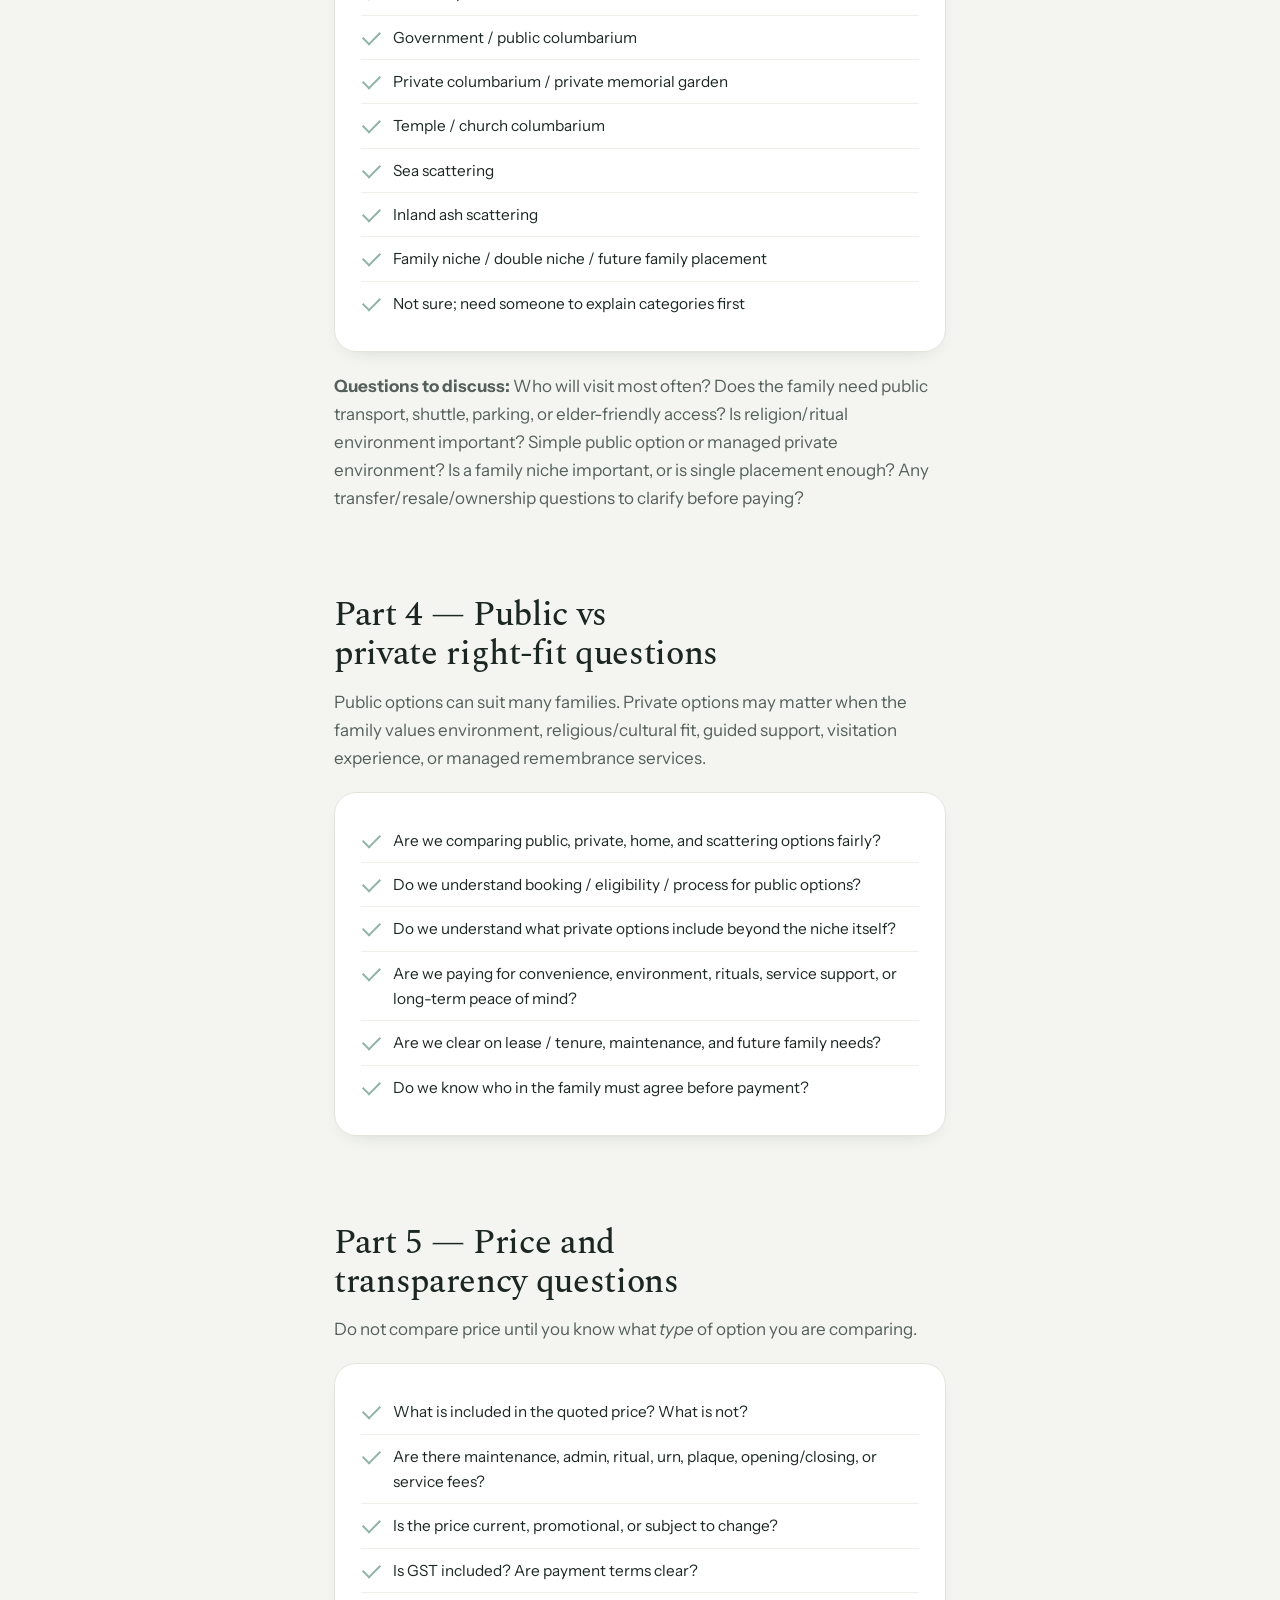
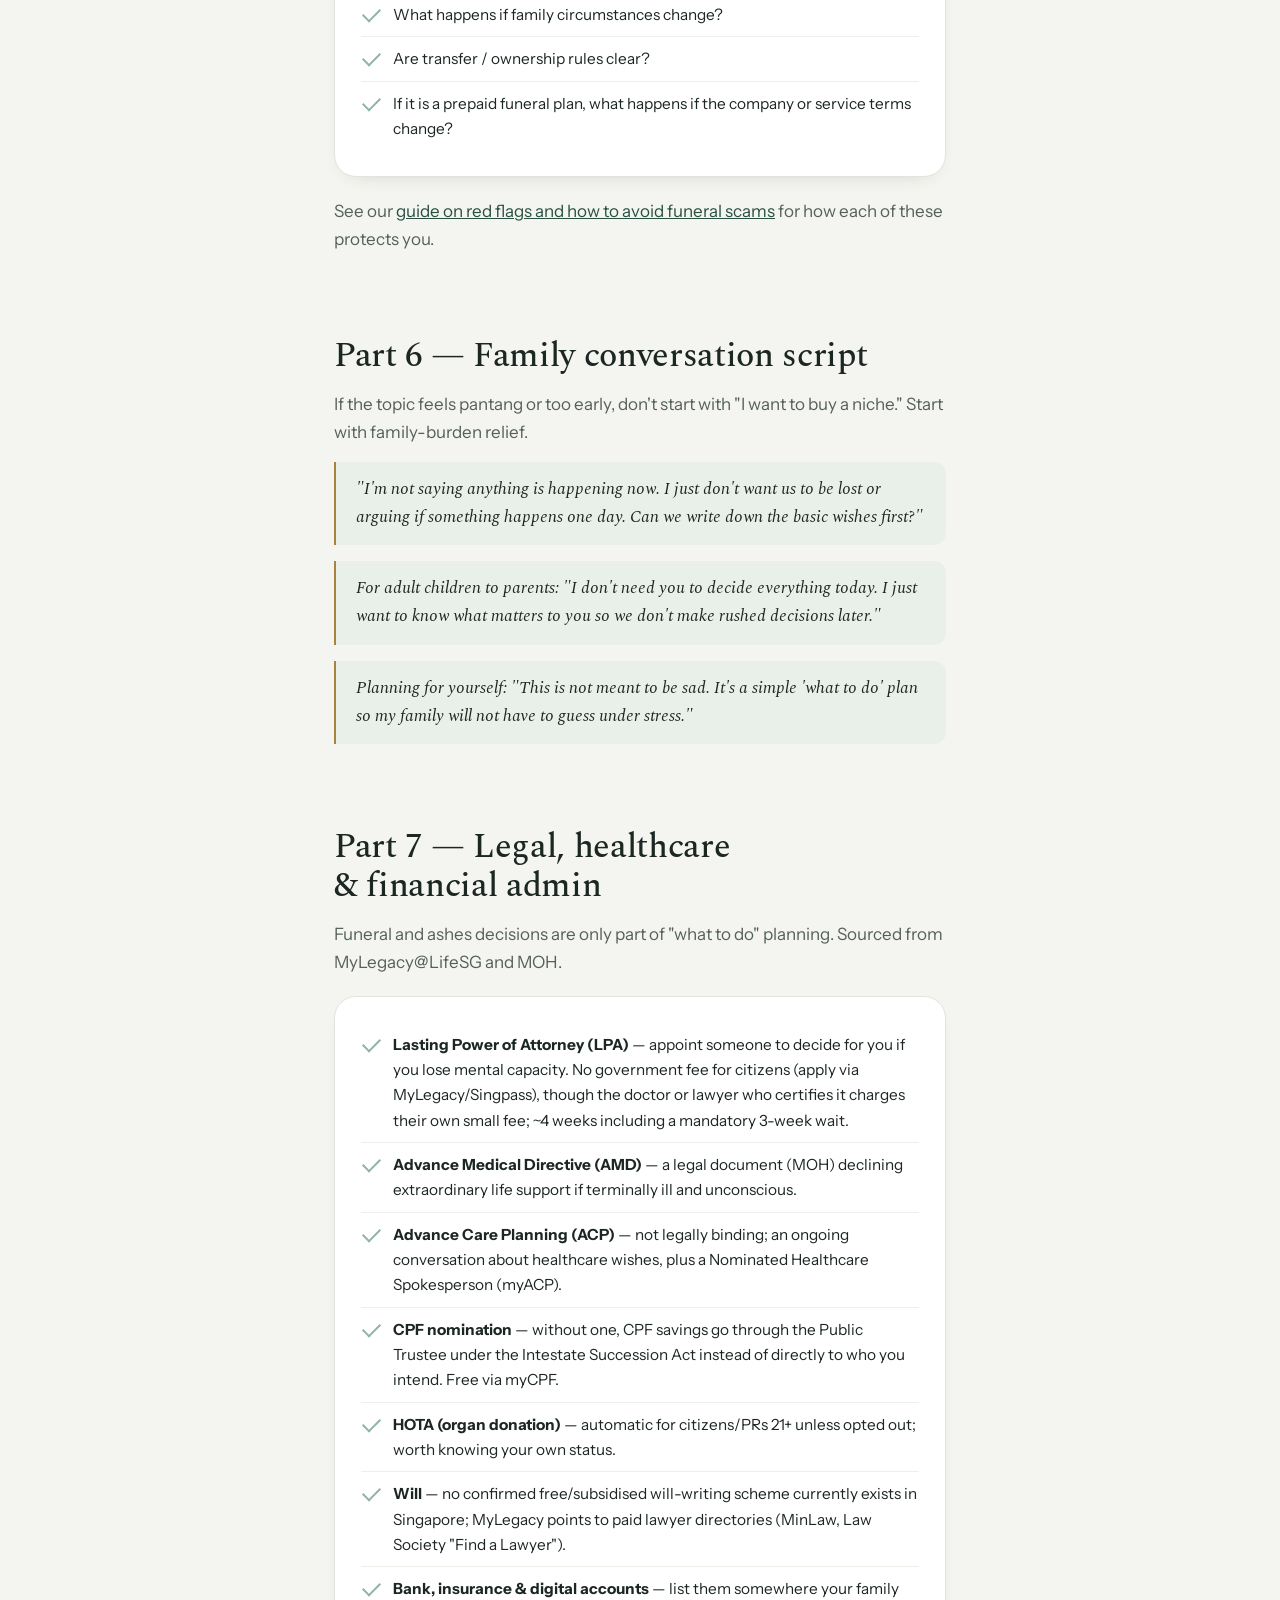
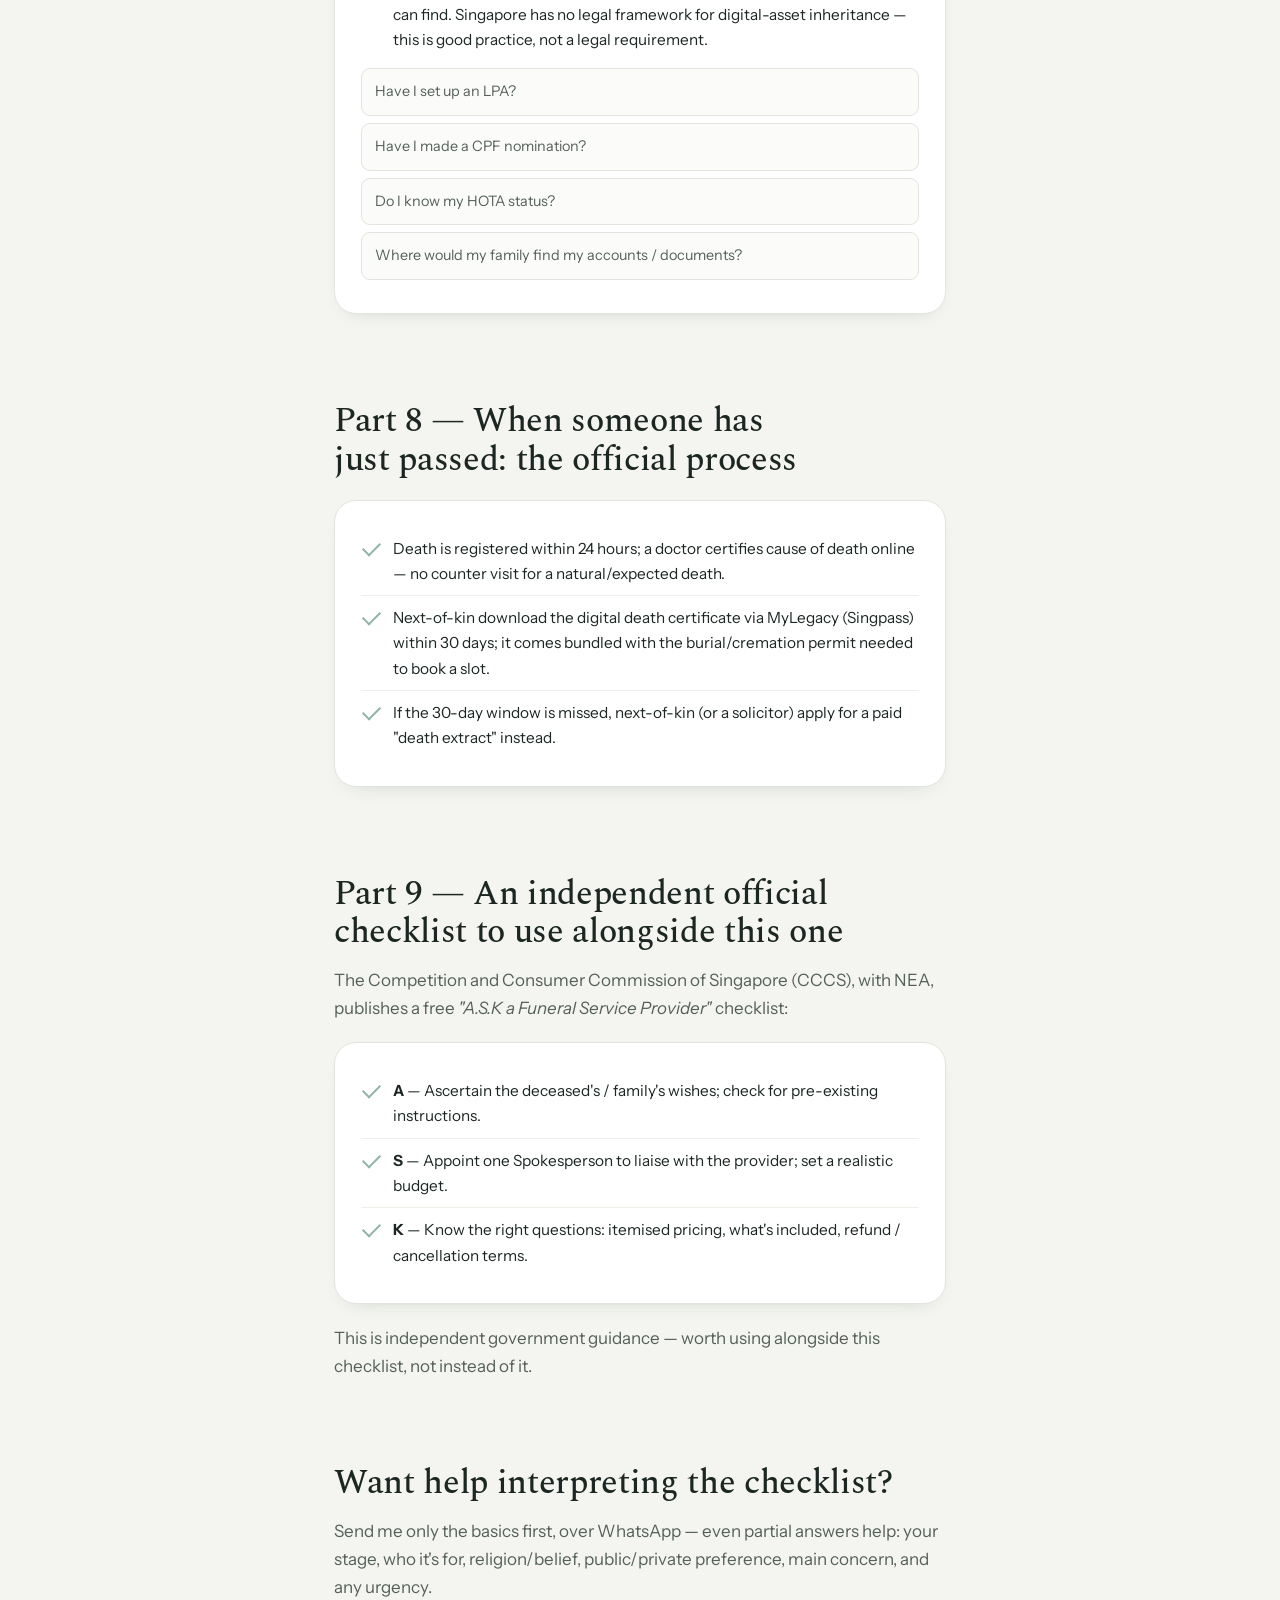
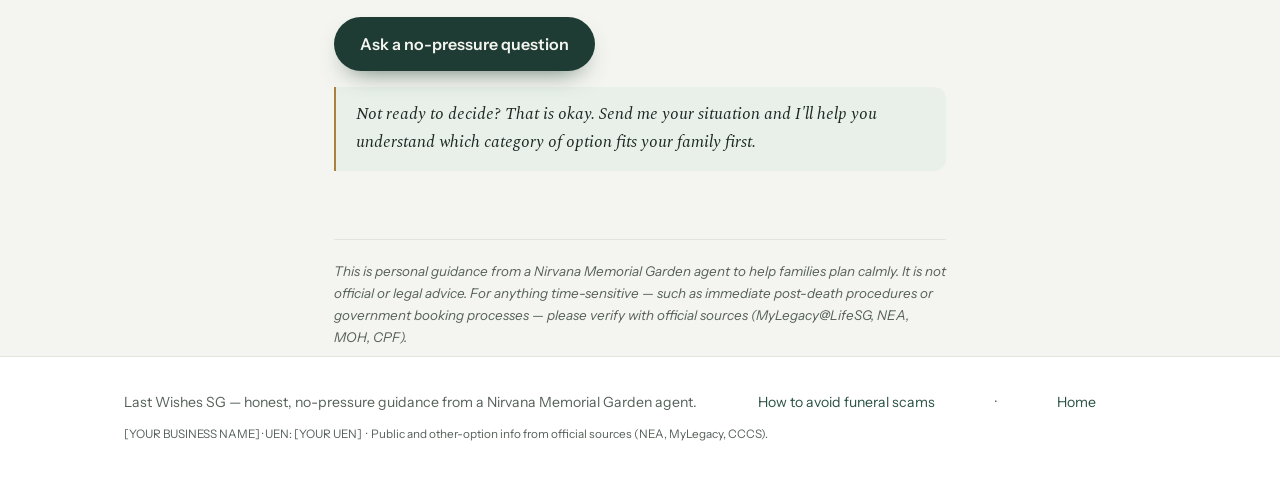
<file: checklist.html>
<!doctype html>
<html lang="en">
<head>
  <meta charset="utf-8" />
  <meta name="viewport" content="width=device-width, initial-scale=1" />
  <title>Singapore Last Wishes &amp; Columbarium Checklist — Free for Families | Last Wishes SG</title>
  <meta name="description" content="A calm, free checklist to help Singapore families record last wishes, compare public and private columbarium and ashes options, and know what to ask before paying anyone." />
  <link rel="canonical" href="https://lastwishes.sg/checklist" />
  <meta property="og:site_name" content="Last Wishes SG" />
  <meta property="og:type" content="website" />
  <meta property="og:url" content="https://lastwishes.sg/checklist" />
  <meta property="og:title" content="Free family checklist — record last wishes calmly, Singapore" />
  <meta property="og:description" content="Record wishes, compare columbarium and ashes options, and know what to ask before paying anyone. Free, no sign-up." />
  <link rel="preconnect" href="https://fonts.googleapis.com" />
  <link rel="preconnect" href="https://fonts.gstatic.com" crossorigin />
  <link href="https://fonts.googleapis.com/css2?family=Spectral:ital,wght@0,400;0,500;0,600;1,400&family=Instrument+Sans:wght@400;500;600;700&display=swap" rel="stylesheet" />
  <link rel="stylesheet" href="styles.css" />
</head>
<body>
  <!-- WhatsApp number configured: wa.me/6590107246 -->
  <header class="site-head">
    <div class="wrap">
      <a class="brand" href="index.html">
        <svg class="mark" viewBox="0 0 32 32" fill="none" xmlns="http://www.w3.org/2000/svg" aria-hidden="true">
          <circle cx="16" cy="16" r="15" fill="#e9f0ea" stroke="#285043"/>
          <path d="M16 8c2.4 2.6 3.6 4.8 3.6 7.2a3.6 3.6 0 11-7.2 0c0-2.4 1.2-4.6 3.6-7.2z" fill="#285043"/>
          <path d="M11 13.2c.7 2.2 2.4 3.7 4.9 4.4-1.9.8-3.9.4-5-.8-1.1-1.1-1.1-2.5.1-3.6z" fill="#8fb4a4"/>
          <path d="M21 13.2c-.7 2.2-2.4 3.7-4.9 4.4 1.9.8 3.9.4 5-.8 1.1-1.1 1.1-2.5-.1-3.6z" fill="#8fb4a4"/>
        </svg>
        <span>Last Wishes SG<small>Calm, honest planning guidance</small></span>
      </a>
      <nav class="nav">
        <a href="checklist.html">Free Checklist</a>
        <a href="avoid-scams.html">Avoid Scams</a>
      </nav>
    </div>
  </header>

  <div class="page-hero">
    <div class="wrap">
      <h1>Singapore Columbarium &amp; Funeral Wishes — Family Checklist</h1>
      <p class="sub">A calm checklist to compare public/private options, record wishes, and avoid rushed decisions later. Use it even if you're not ready to buy anything.</p>
      <div class="btn-row" style="justify-content:center">
        <a class="btn btn-wa" href="https://wa.me/6590107246?text=Checklist">Send this to my WhatsApp</a>
      </div>
    </div>
  </div>

  <main class="wrap narrow content">

    <section>
      <p class="lead">You do not need to decide everything today.</p>
      <p>This checklist helps you record the basics first — what you prefer, what your family should know, and what to ask before choosing a columbarium, funeral package, or ashes arrangement.</p>
    </section>

    <section>
      <div class="ai-prompt">
        <p class="eyebrow">Prefer to be guided?</p>
        <h2>Give this to your own AI assistant</h2>
        <p>Using ChatGPT, Claude, Gemini or any assistant on your phone? Copy the prompt below, paste it in, and it will gently walk your family through this checklist one step at a time — in your own words, at your own pace.</p>
        <div class="prompt-box">
          <button type="button" class="copy-btn" id="copyPrompt" aria-label="Copy the prompt">Copy</button>
          <pre id="aiPrompt">You are a calm, patient family-planning guide helping me, and my family in Singapore, think through funeral and columbarium wishes — before anything urgent happens. This is emotionally sensitive: be gentle, never morbid, never pushy, and never rush me.

Walk me through the steps below ONE AT A TIME. Ask the questions in each step, wait for my answer, reflect it back simply, then move on. If I don't know something, that's okay — explain the options in plain language and let me skip and come back.

Steps:
1. My current stage — early planning, comparing options, someone unwell, after a passing, or after cremation.
2. What my family should know first — religion or belief, rituals that matter, things to avoid, who to involve, any pantang concerns.
3. Ashes and resting-place options to compare — home, public columbarium, private columbarium, temple or church, sea or inland scattering, family niche. Help me weigh visiting convenience, religious fit, family agreement, and cost.
4. Public vs private "right fit" — help me see when a public option is enough and when private features matter, without pushing either.
5. Price and transparency questions to ask ANY provider before paying — what's included and excluded, hidden fees, GST, payment terms, transfer rules, and prepaid-plan protection.
6. A gentle script to raise this with my parents or family when it feels too early or pantang.
7. Legal and admin basics in Singapore I shouldn't forget — LPA, CPF nomination, AMD/ACP, HOTA status, a will, and where my family can find my accounts and documents.

Rules:
- Be warm and brief. One step at a time.
- Never pressure me toward buying anything.
- When we finish, summarise my answers as a simple "last wishes" note I can save.
- Important: you may be out of date on Singapore prices, government processes, or timelines — remind me to confirm those with official sources (MyLegacy@LifeSG, NEA, MOH, CPF, CCCS/CASE).

Begin by gently asking me Step 1.</pre>
        </div>
        <p class="fineprint">It's just a helper. For anything official — prices, dates, or government steps — always confirm with the real source.</p>
      </div>
    </section>

    <section>
      <h2>Part 1 — Current stage</h2>
      <div class="card">
        <ul class="check">
          <li>Early planning only; no urgency.</li>
          <li>Discussing with parents / spouse / family.</li>
          <li>Comparing public vs private columbarium.</li>
          <li>Comparing private / memorial-garden options.</li>
          <li>Funeral pre-planning / prepaid funeral package questions.</li>
          <li>Someone is seriously ill; family wants to understand next steps.</li>
          <li>Someone has passed on; family needs immediate guidance.</li>
          <li>After cremation; deciding where ashes should go.</li>
          <li>Looking at ancestral tablet / managed remembrance.</li>
        </ul>
        <span class="field">Current situation:</span>
        <span class="field">Who needs to be involved:</span>
        <span class="field">Deadline / urgency:</span>
      </div>
    </section>

    <section>
      <h2>Part 2 — What your family should know first</h2>
      <p class="muted">Record simple wishes before product or package details.</p>
      <div class="card">
        <span class="field">Name:</span>
        <span class="field">Religion / belief / free-thinker preference:</span>
        <span class="field">Important family members to involve:</span>
        <span class="field">Language / dialect considerations:</span>
        <span class="field">Any taboo / pantang concerns:</span>
      </div>
      <p><strong>Funeral preference:</strong> Buddhist · Taoist · Christian · Catholic · Soka · Hindu · Muslim · Free-thinker / secular · Not sure yet · Let family decide later.</p>
      <div class="card">
        <span class="field">Preferred wake / funeral style:</span>
        <span class="field">Things to avoid:</span>
        <span class="field">Rituals that matter:</span>
      </div>
    </section>

    <section>
      <h2>Part 3 — Ashes / final resting-place options</h2>
      <p class="muted">Not a recommendation — use this to record what the family wants to compare.</p>
      <div class="card">
        <ul class="check">
          <li>Ashes kept at home</li>
          <li>Government / public columbarium</li>
          <li>Private columbarium / private memorial garden</li>
          <li>Temple / church columbarium</li>
          <li>Sea scattering</li>
          <li>Inland ash scattering</li>
          <li>Family niche / double niche / future family placement</li>
          <li>Not sure; need someone to explain categories first</li>
        </ul>
      </div>
      <p><strong>Questions to discuss:</strong> Who will visit most often? Does the family need public transport, shuttle, parking, or elder-friendly access? Is religion/ritual environment important? Simple public option or managed private environment? Is a family niche important, or is single placement enough? Any transfer/resale/ownership questions to clarify before paying?</p>
    </section>

    <section>
      <h2>Part 4 — Public vs private right-fit questions</h2>
      <p>Public options can suit many families. Private options may matter when the family values environment, religious/cultural fit, guided support, visitation experience, or managed remembrance services.</p>
      <div class="card">
        <ul class="check">
          <li>Are we comparing public, private, home, and scattering options fairly?</li>
          <li>Do we understand booking / eligibility / process for public options?</li>
          <li>Do we understand what private options include beyond the niche itself?</li>
          <li>Are we paying for convenience, environment, rituals, service support, or long-term peace of mind?</li>
          <li>Are we clear on lease / tenure, maintenance, and future family needs?</li>
          <li>Do we know who in the family must agree before payment?</li>
        </ul>
      </div>
    </section>

    <section>
      <h2>Part 5 — Price and transparency questions</h2>
      <p>Do not compare price until you know what <em>type</em> of option you are comparing.</p>
      <div class="card">
        <ul class="check">
          <li>What is included in the quoted price? What is not?</li>
          <li>Are there maintenance, admin, ritual, urn, plaque, opening/closing, or service fees?</li>
          <li>Is the price current, promotional, or subject to change?</li>
          <li>Is GST included? Are payment terms clear?</li>
          <li>What happens if family circumstances change?</li>
          <li>Are transfer / ownership rules clear?</li>
          <li>If it is a prepaid funeral plan, what happens if the company or service terms change?</li>
        </ul>
      </div>
      <p class="muted">See our <a href="avoid-scams.html">guide on red flags and how to avoid funeral scams</a> for how each of these protects you.</p>
    </section>

    <section>
      <h2>Part 6 — Family conversation script</h2>
      <p>If the topic feels pantang or too early, don't start with "I want to buy a niche." Start with family-burden relief.</p>
      <blockquote>"I'm not saying anything is happening now. I just don't want us to be lost or arguing if something happens one day. Can we write down the basic wishes first?"</blockquote>
      <blockquote>For adult children to parents: "I don't need you to decide everything today. I just want to know what matters to you so we don't make rushed decisions later."</blockquote>
      <blockquote>Planning for yourself: "This is not meant to be sad. It's a simple 'what to do' plan so my family will not have to guess under stress."</blockquote>
    </section>

    <section>
      <h2>Part 7 — Legal, healthcare &amp; financial admin</h2>
      <p class="muted">Funeral and ashes decisions are only part of "what to do" planning. Sourced from MyLegacy@LifeSG and MOH.</p>
      <div class="card">
        <ul class="check">
          <li><strong>Lasting Power of Attorney (LPA)</strong> — appoint someone to decide for you if you lose mental capacity. No government fee for citizens (apply via MyLegacy/Singpass), though the doctor or lawyer who certifies it charges their own small fee; ~4 weeks including a mandatory 3-week wait.</li>
          <li><strong>Advance Medical Directive (AMD)</strong> — a legal document (MOH) declining extraordinary life support if terminally ill and unconscious.</li>
          <li><strong>Advance Care Planning (ACP)</strong> — not legally binding; an ongoing conversation about healthcare wishes, plus a Nominated Healthcare Spokesperson (myACP).</li>
          <li><strong>CPF nomination</strong> — without one, CPF savings go through the Public Trustee under the Intestate Succession Act instead of directly to who you intend. Free via myCPF.</li>
          <li><strong>HOTA (organ donation)</strong> — automatic for citizens/PRs 21+ unless opted out; worth knowing your own status.</li>
          <li><strong>Will</strong> — no confirmed free/subsidised will-writing scheme currently exists in Singapore; MyLegacy points to paid lawyer directories (MinLaw, Law Society "Find a Lawyer").</li>
          <li><strong>Bank, insurance &amp; digital accounts</strong> — list them somewhere your family can find. Singapore has no legal framework for digital-asset inheritance — this is good practice, not a legal requirement.</li>
        </ul>
        <span class="field">Have I set up an LPA?</span>
        <span class="field">Have I made a CPF nomination?</span>
        <span class="field">Do I know my HOTA status?</span>
        <span class="field">Where would my family find my accounts / documents?</span>
      </div>
    </section>

    <section>
      <h2>Part 8 — When someone has just passed: the official process</h2>
      <div class="card">
        <ul class="check">
          <li>Death is registered within 24 hours; a doctor certifies cause of death online — no counter visit for a natural/expected death.</li>
          <li>Next-of-kin download the digital death certificate via MyLegacy (Singpass) within 30 days; it comes bundled with the burial/cremation permit needed to book a slot.</li>
          <li>If the 30-day window is missed, next-of-kin (or a solicitor) apply for a paid "death extract" instead.</li>
        </ul>
      </div>
    </section>

    <section>
      <h2>Part 9 — An independent official checklist to use alongside this one</h2>
      <p>The Competition and Consumer Commission of Singapore (CCCS), with NEA, publishes a free <em>"A.S.K a Funeral Service Provider"</em> checklist:</p>
      <div class="card">
        <ul class="check">
          <li><strong>A</strong> — Ascertain the deceased's / family's wishes; check for pre-existing instructions.</li>
          <li><strong>S</strong> — Appoint one Spokesperson to liaise with the provider; set a realistic budget.</li>
          <li><strong>K</strong> — Know the right questions: itemised pricing, what's included, refund / cancellation terms.</li>
        </ul>
      </div>
      <p class="muted">This is independent government guidance — worth using alongside this checklist, not instead of it.</p>
    </section>

    <section>
      <div class="callout">
        <h2 style="margin-top:0">Want help interpreting the checklist?</h2>
        <p>Send me only the basics first, over WhatsApp — even partial answers help: your stage, who it's for, religion/belief, public/private preference, main concern, and any urgency.</p>
        <div class="btn-row">
          <a class="btn btn-wa" href="https://wa.me/6590107246?text=Hi%2C%20I%20filled%20in%20the%20checklist%20and%20have%20a%20question">Ask a no-pressure question</a>
        </div>
        <blockquote style="margin-bottom:0">Not ready to decide? That is okay. Send me your situation and I'll help you understand which category of option fits your family first.</blockquote>
      </div>
    </section>

    <p class="disclaimer"><em>This is personal guidance from a Nirvana Memorial Garden agent to help families plan calmly. It is not official or legal advice. For anything time-sensitive — such as immediate post-death procedures or government booking processes — please verify with official sources (MyLegacy@LifeSG, NEA, MOH, CPF).</em></p>
  </main>

  <footer class="site-foot">
    <div class="wrap">
      Last Wishes SG — honest, no-pressure guidance from a Nirvana Memorial Garden agent.<br />
      <a href="avoid-scams.html">How to avoid funeral scams</a> · <a href="index.html">Home</a><br />
      <!-- EDIT: replace [YOUR BUSINESS NAME] and [YOUR UEN] once registered with ACRA -->
      <small class="muted">[YOUR BUSINESS NAME] · UEN: [YOUR UEN] &nbsp;·&nbsp; Public and other-option info from official sources (NEA, MyLegacy, CCCS).</small>
    </div>
  </footer>

  <script>
    (function () {
      var btn = document.getElementById('copyPrompt');
      var pre = document.getElementById('aiPrompt');
      if (!btn || !pre) return;
      btn.addEventListener('click', function () {
        var text = pre.innerText;
        var done = function () {
          btn.textContent = 'Copied ✓';
          btn.classList.add('copied');
          setTimeout(function () { btn.textContent = 'Copy'; btn.classList.remove('copied'); }, 2000);
        };
        if (navigator.clipboard && navigator.clipboard.writeText) {
          navigator.clipboard.writeText(text).then(done, function () { fallback(text, done); });
        } else { fallback(text, done); }
      });
      function fallback(text, done) {
        var t = document.createElement('textarea');
        t.value = text; t.setAttribute('readonly', '');
        t.style.position = 'absolute'; t.style.left = '-9999px';
        document.body.appendChild(t); t.select();
        try { document.execCommand('copy'); done(); } catch (e) {}
        document.body.removeChild(t);
      }
    })();
  </script>
</body>
</html>
</file>
<file: styles.css>
/* ============================================================
   Last Wishes SG — "Dawn in a memorial garden"
   Deliberate single light theme. Serif dignity + humanist sans.
   EDIT: WhatsApp number lives in the wa.me links in each HTML file.
   ============================================================ */

:root {
  /* ---- palette: jade garden, rice paper, brass incense ---- */
  --paper:       #f4f5f0;   /* cool off-white ground */
  --paper-sink:  #eef0e9;   /* recessed band */
  --surface:     #ffffff;
  --surface-2:   #fbfcf9;
  --ink:         #1c2723;   /* pine-ink (chosen near-black) */
  --ink-soft:    #55605a;
  --ink-faint:   #8a938c;
  --line:        #e2e5dd;
  --line-soft:   #edefe8;

  --pine:        #285043;   /* primary green */
  --pine-deep:   #1e3c33;
  --pine-hover:  #20463a;
  --celadon:     #8fb4a4;
  --celadon-mid: #dbe7e0;
  --celadon-soft:#e9f0ea;

  --brass:       #a9833e;   /* restrained gold — eyebrows + hairlines only */
  --brass-soft:  #efe6d3;

  --warn:        #9c5a34;   /* muted clay, for scam-guide severity only */
  --warn-soft:   #f4ebe3;

  /* ---- type ---- */
  --serif: "Spectral", Georgia, "Times New Roman", serif;
  --sans:  "Instrument Sans", -apple-system, BlinkMacSystemFont, "Segoe UI", Roboto, sans-serif;

  --shadow:    0 18px 44px -22px rgba(28, 39, 35, .38);
  --shadow-sm: 0 8px 22px -16px rgba(28, 39, 35, .3);

  --radius: 14px;
  --radius-lg: 22px;
  --maxw: 1080px;
  --readw: 660px;
}

* { box-sizing: border-box; }
html { scroll-behavior: smooth; -webkit-text-size-adjust: 100%; }

body {
  margin: 0;
  background: var(--paper);
  color: var(--ink);
  font-family: var(--sans);
  font-size: 1.0625rem;
  line-height: 1.65;
  -webkit-font-smoothing: antialiased;
  text-rendering: optimizeLegibility;
}

.wrap { max-width: var(--maxw); margin: 0 auto; padding: 0 24px; }
.narrow { max-width: var(--readw); }
img { max-width: 100%; display: block; }

h1, h2, h3 { font-family: var(--serif); font-weight: 500; letter-spacing: -0.01em; text-wrap: balance; margin: 0; }
p { margin: 0 0 1rem; }
a { color: var(--pine); }
.muted { color: var(--ink-soft); }

/* eyebrow + brass hairline motif (the "dawn horizon line") */
.eyebrow {
  font-family: var(--sans);
  text-transform: uppercase;
  letter-spacing: 0.18em;
  font-size: 0.72rem;
  font-weight: 600;
  color: var(--brass);
  margin: 0 0 0.9rem;
  display: inline-flex;
  align-items: center;
  gap: 0.7em;
}
.eyebrow::before {
  content: "";
  width: 26px; height: 1px;
  background: var(--brass);
  opacity: 0.7;
}

/* ---------------- Header ---------------- */
.site-head {
  position: sticky; top: 0; z-index: 30;
  background: color-mix(in srgb, var(--paper) 88%, transparent);
  backdrop-filter: blur(10px);
  border-bottom: 1px solid var(--line);
}
.site-head .wrap { display: flex; align-items: center; justify-content: space-between; padding: 15px 24px; gap: 14px; }
.brand { display: flex; align-items: center; gap: 11px; text-decoration: none; color: var(--pine-deep); }
.brand .mark { width: 34px; height: 34px; flex: none; }
.brand > span { font-family: var(--serif); font-weight: 600; font-size: 1.12rem; line-height: 1.1; letter-spacing: -0.01em; }
.brand small { display: block; font-family: var(--sans); font-weight: 400; font-size: 0.68rem; letter-spacing: 0.02em; color: var(--ink-soft); margin-top: 2px; }
.nav { display: flex; align-items: center; }
.nav a { color: var(--ink-soft); text-decoration: none; font-size: 0.92rem; font-weight: 500; margin-left: 22px; transition: color .18s ease; }
.nav a:hover { color: var(--pine); }
@media (max-width: 620px) {
  .brand small { display: none; }
  .nav a { margin-left: 16px; font-size: 0.86rem; }
}

/* ---------------- Hero ---------------- */
.hero { background: linear-gradient(178deg, #eef2ec 0%, var(--paper) 72%); border-bottom: 1px solid var(--line); overflow: hidden; }
.hero .wrap { display: grid; grid-template-columns: 1.12fr 0.88fr; gap: 48px; align-items: center; padding: 76px 24px 84px; }
.hero-copy { animation: rise .9s cubic-bezier(.2,.7,.2,1) both; }
.hero-badge {
  display: inline-flex; align-items: center; gap: 8px;
  background: var(--surface); border: 1px solid var(--line);
  color: var(--pine-deep); font-size: 0.8rem; font-weight: 500;
  padding: 7px 14px; border-radius: 999px; margin-bottom: 22px; box-shadow: var(--shadow-sm);
}
.hero h1 { font-size: clamp(2.1rem, 5vw, 3.15rem); line-height: 1.08; margin-bottom: 20px; }
.hero .sub { font-size: 1.16rem; color: var(--ink-soft); margin-bottom: 30px; max-width: 32ch; }
.hero-art { display: flex; justify-content: center; animation: rise 1.1s .1s cubic-bezier(.2,.7,.2,1) both; }
.hero-art svg { width: 100%; max-width: 330px; height: auto; }
.trust-line { margin-top: 20px; font-size: 0.88rem; color: var(--ink-soft); display: flex; align-items: center; gap: 9px; }
.trust-line svg { color: var(--pine); flex: none; }

@media (max-width: 800px) {
  .hero .wrap { grid-template-columns: 1fr; gap: 30px; padding: 46px 24px 54px; text-align: center; }
  .hero .sub { margin-left: auto; margin-right: auto; }
  .hero-art { order: -1; }
  .hero-art svg { max-width: 200px; }
  .trust-line, .btn-row { justify-content: center; }
}

/* ---------------- Buttons ---------------- */
.btn {
  display: inline-flex; align-items: center; gap: 10px;
  font-family: var(--sans); font-weight: 600; font-size: 1rem; text-decoration: none;
  padding: 14px 26px; border-radius: 999px; cursor: pointer;
  transition: transform .08s ease, box-shadow .22s ease, background .18s ease;
}
.btn svg { width: 19px; height: 19px; }
.btn:active { transform: translateY(1px); }
.btn-primary { background: var(--pine); color: #f4f5f0; box-shadow: 0 12px 26px -14px rgba(40,80,67,.75); }
.btn-primary:hover { background: var(--pine-hover); }
.btn-wa { background: var(--pine-deep); color: #f4f5f0; box-shadow: 0 12px 26px -14px rgba(30,60,51,.8); }
.btn-wa:hover { background: #17342b; }
.btn-ghost { background: var(--surface); color: var(--pine-deep); border: 1px solid var(--line); box-shadow: var(--shadow-sm); }
.btn-ghost:hover { border-color: var(--celadon); }
.btn-row { display: flex; flex-wrap: wrap; gap: 13px; margin-top: 4px; }

/* ---------------- Sections ---------------- */
section { padding: 72px 0; }
section.alt { background: var(--paper-sink); border-top: 1px solid var(--line); border-bottom: 1px solid var(--line); }
.sec-head { text-align: center; max-width: 46ch; margin: 0 auto 44px; }
.sec-head .eyebrow { justify-content: center; }
h2 { font-size: clamp(1.55rem, 3.4vw, 2.1rem); line-height: 1.15; }
.sec-head p { color: var(--ink-soft); margin: 0.7rem 0 0; }

/* ---------------- Feature grid ---------------- */
.grid { display: grid; grid-template-columns: repeat(auto-fit, minmax(240px, 1fr)); gap: 20px; }
.feature {
  background: var(--surface); border: 1px solid var(--line); border-radius: var(--radius-lg);
  padding: 28px 26px; box-shadow: var(--shadow-sm);
  transition: transform .2s ease, box-shadow .2s ease;
}
.feature:hover { transform: translateY(-3px); box-shadow: var(--shadow); }
.feature .ico { width: 48px; height: 48px; border-radius: 13px; background: var(--celadon-soft); display: flex; align-items: center; justify-content: center; margin-bottom: 16px; }
.feature .ico svg { width: 24px; height: 24px; color: var(--pine); }
.feature h3 { font-size: 1.16rem; margin-bottom: 7px; }
.feature p { font-size: 0.95rem; color: var(--ink-soft); margin: 0; }

/* ---------------- Steps (a real sequence → numbers earn their place) ---------------- */
.steps { display: grid; grid-template-columns: repeat(auto-fit, minmax(210px, 1fr)); gap: 26px; counter-reset: step; position: relative; }
.step { text-align: center; padding: 0 10px; }
.step .num {
  counter-increment: step; width: 58px; height: 58px; margin: 0 auto 18px;
  border-radius: 50%; background: var(--surface); border: 1px solid var(--celadon-mid);
  color: var(--pine); font-family: var(--serif); font-weight: 600; font-size: 1.4rem;
  display: flex; align-items: center; justify-content: center; box-shadow: var(--shadow-sm);
}
.step .num::before { content: counter(step); }
.step h3 { font-size: 1.14rem; margin-bottom: 7px; }
.step p { font-size: 0.94rem; color: var(--ink-soft); margin: 0; }

/* ---------------- Chips ---------------- */
.chips { display: flex; flex-wrap: wrap; gap: 11px; justify-content: center; max-width: 780px; margin: 0 auto; }
.chip { background: var(--surface); border: 1px solid var(--line); border-radius: 999px; padding: 10px 18px; font-size: 0.92rem; color: var(--ink-soft); box-shadow: var(--shadow-sm); }
.chip b { color: var(--pine-deep); font-weight: 600; }

/* ---------------- Red flags (scam guide — clay severity rail is meaningful here) ---------------- */
ul.flags { list-style: none; padding: 0; margin: 0; display: grid; grid-template-columns: repeat(auto-fit, minmax(290px,1fr)); gap: 16px; }
ul.flags li { background: var(--surface); border: 1px solid var(--line); border-left: 3px solid var(--warn); border-radius: 12px; padding: 18px 20px; box-shadow: var(--shadow-sm); font-size: 0.95rem; }
ul.flags li strong { color: var(--warn); }
ul.flags li em { color: var(--pine-deep); font-style: normal; font-weight: 600; }

/* ---------------- Content cards / checklist ---------------- */
.card { background: var(--surface); border: 1px solid var(--line); border-radius: var(--radius-lg); padding: 26px; margin: 20px auto; box-shadow: var(--shadow-sm); }
ul.check { list-style: none; padding: 0; margin: 0; }
ul.check li { position: relative; padding: 9px 0 9px 32px; border-bottom: 1px solid var(--line-soft); font-size: 0.96rem; }
ul.check li:last-child { border-bottom: 0; }
ul.check li::before {
  content: ""; position: absolute; left: 2px; top: 15px; width: 15px; height: 8px;
  border-left: 2px solid var(--celadon); border-bottom: 2px solid var(--celadon);
  transform: rotate(-45deg);
}
.field { display:block; background: var(--surface-2); border:1px solid var(--line); border-radius:9px; padding:11px 13px; margin:7px 0; color: var(--ink-soft); font-size:0.9rem; }
blockquote { margin: 16px 0; padding: 14px 20px; border-left: 2px solid var(--brass); background: var(--celadon-soft); border-radius: 0 12px 12px 0; color: var(--ink); font-family: var(--serif); font-style: italic; font-size: 1.05rem; }

/* ---------------- CTA band ---------------- */
.cta-band { background: linear-gradient(160deg, var(--pine) 0%, var(--pine-deep) 100%); color: #eef2ec; text-align: center; position: relative; }
.cta-band::before { content: ""; position: absolute; top: 0; left: 50%; transform: translateX(-50%); width: 60px; height: 1px; background: var(--brass); opacity: .8; }
.cta-band .eyebrow { color: #cbb381; justify-content: center; }
.cta-band .eyebrow::before { background: #cbb381; }
.cta-band h2 { color: #f4f5f0; }
.cta-band p { color: rgba(238,242,236,.82); max-width: 48ch; margin: 0.7rem auto 0; }
.cta-band .btn-row { justify-content: center; margin-top: 28px; }
.cta-band .btn-primary { background: #f4f5f0; color: var(--pine-deep); box-shadow: none; }
.cta-band .btn-primary:hover { background: #fff; }
.cta-band .btn-wa { background: transparent; color: #f4f5f0; border: 1px solid rgba(244,245,240,.4); box-shadow: none; }
.cta-band .btn-wa:hover { background: rgba(244,245,240,.08); }

/* ---------------- Interior page hero ---------------- */
.page-hero { background: linear-gradient(178deg, #eef2ec 0%, var(--paper) 78%); border-bottom: 1px solid var(--line); padding: 62px 0 56px; text-align: center; }
.page-hero .wrap { max-width: var(--readw); }
.page-hero h1 { font-size: clamp(1.7rem, 4vw, 2.35rem); line-height: 1.14; margin-bottom: 14px; }
.page-hero .sub { color: var(--ink-soft); font-size: 1.08rem; margin: 0; }
.content section { padding: 34px 0; }
.content h2 { text-align: left; margin-bottom: 14px; }
.content h2 + p, .content p { color: var(--ink-soft); }
.content .card p, .content .card { color: var(--ink); }

.disclaimer { font-size: 0.84rem; color: var(--ink-faint); border-top: 1px solid var(--line); padding-top: 20px; margin: 34px auto 0; max-width: var(--readw); font-style: italic; }

/* ---------------- Footer ---------------- */
footer.site-foot { background: var(--surface); border-top: 1px solid var(--line); margin-top: 8px; }
footer.site-foot .wrap { padding: 34px 24px; font-size: 0.88rem; color: var(--ink-soft); display: flex; flex-wrap: wrap; gap: 10px 24px; align-items: center; justify-content: space-between; }
footer.site-foot a { color: var(--pine); text-decoration: none; }
footer.site-foot a:hover { text-decoration: underline; }
footer.site-foot .foot-fine { padding-top: 0; padding-bottom: 30px; display: block; }
footer.site-foot .foot-fine small { font-size: 0.8rem; color: var(--ink-faint); line-height: 1.6; }

/* ---------------- Sticky mobile WhatsApp ---------------- */
.sticky-wa { display: none; }
@media (max-width: 620px) {
  .sticky-wa { display: flex; position: fixed; left: 16px; right: 16px; bottom: 16px; z-index: 40; }
  .sticky-wa .btn { width: 100%; justify-content: center; box-shadow: var(--shadow); }
  body { padding-bottom: 82px; }
}

/* ---------------- "Give this to your AI" prompt block ---------------- */
.ai-prompt { max-width: var(--readw); margin: 0 auto; text-align: center; }
.ai-prompt .eyebrow { justify-content: center; }
.ai-prompt h2 { text-align: center; }
.ai-prompt > p { color: var(--ink-soft); }
.prompt-box { position: relative; text-align: left; margin: 24px 0 14px; }
.prompt-box pre {
  font-family: ui-monospace, "SF Mono", Menlo, Consolas, monospace;
  font-size: 0.85rem; line-height: 1.6; color: #dfe7e1;
  background: var(--pine-deep); border: 1px solid #163029; border-radius: var(--radius);
  padding: 48px 22px 22px; margin: 0; white-space: pre-wrap; word-wrap: break-word;
  max-height: 360px; overflow-y: auto; box-shadow: var(--shadow);
}
.copy-btn {
  position: absolute; top: 12px; right: 12px; z-index: 2;
  font-family: var(--sans); font-size: 0.82rem; font-weight: 600;
  background: #f4f5f0; color: var(--pine-deep); border: 0; border-radius: 999px;
  padding: 8px 16px; cursor: pointer; box-shadow: var(--shadow-sm); transition: background .15s ease;
}
.copy-btn:hover { background: #fff; }
.copy-btn.copied { background: var(--celadon); color: var(--pine-deep); }
.fineprint { font-size: 0.84rem; color: var(--ink-faint); font-style: italic; }

/* ---------------- Focus + motion ---------------- */
a:focus-visible, .btn:focus-visible { outline: 2px solid var(--pine); outline-offset: 3px; border-radius: 6px; }
@keyframes rise { from { opacity: 0; transform: translateY(16px); } to { opacity: 1; transform: none; } }
@media (prefers-reduced-motion: reduce) {
  * { animation: none !important; scroll-behavior: auto; }
  .feature { transition: none; }
}
</file>
